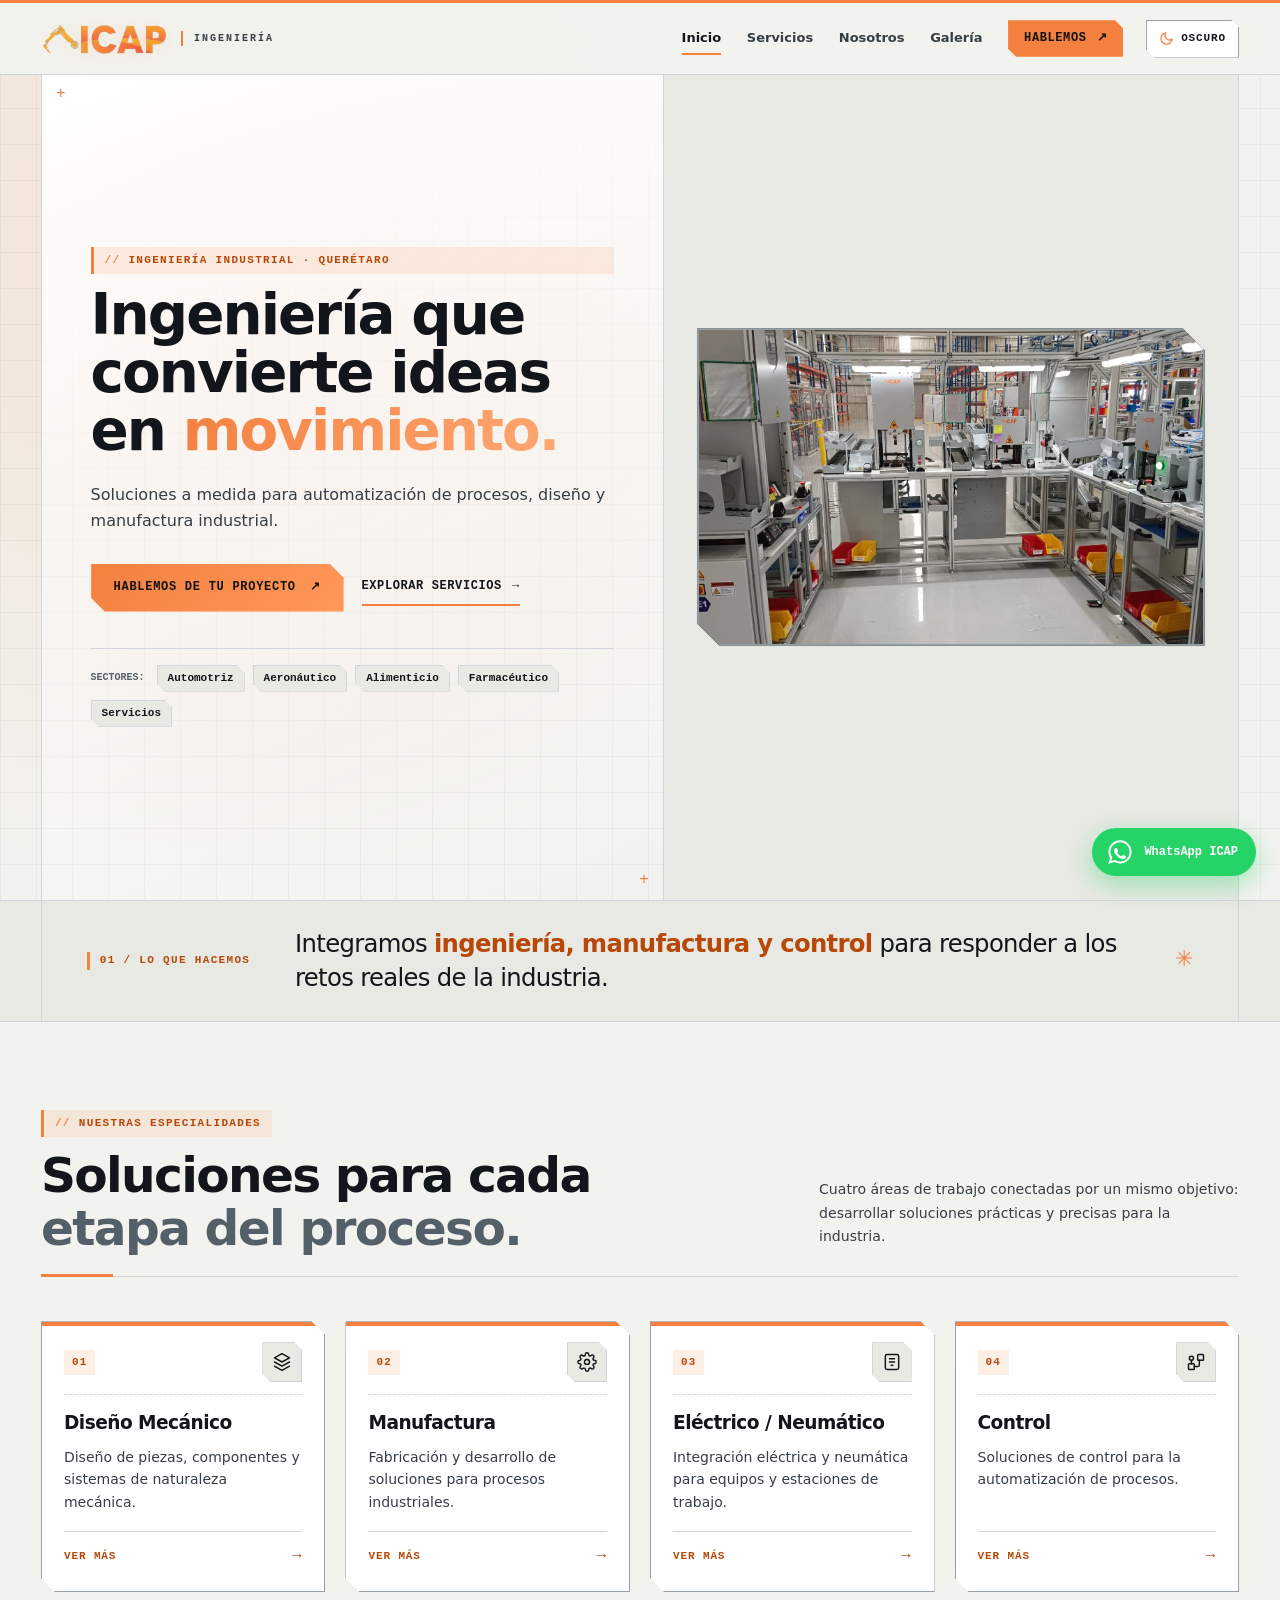
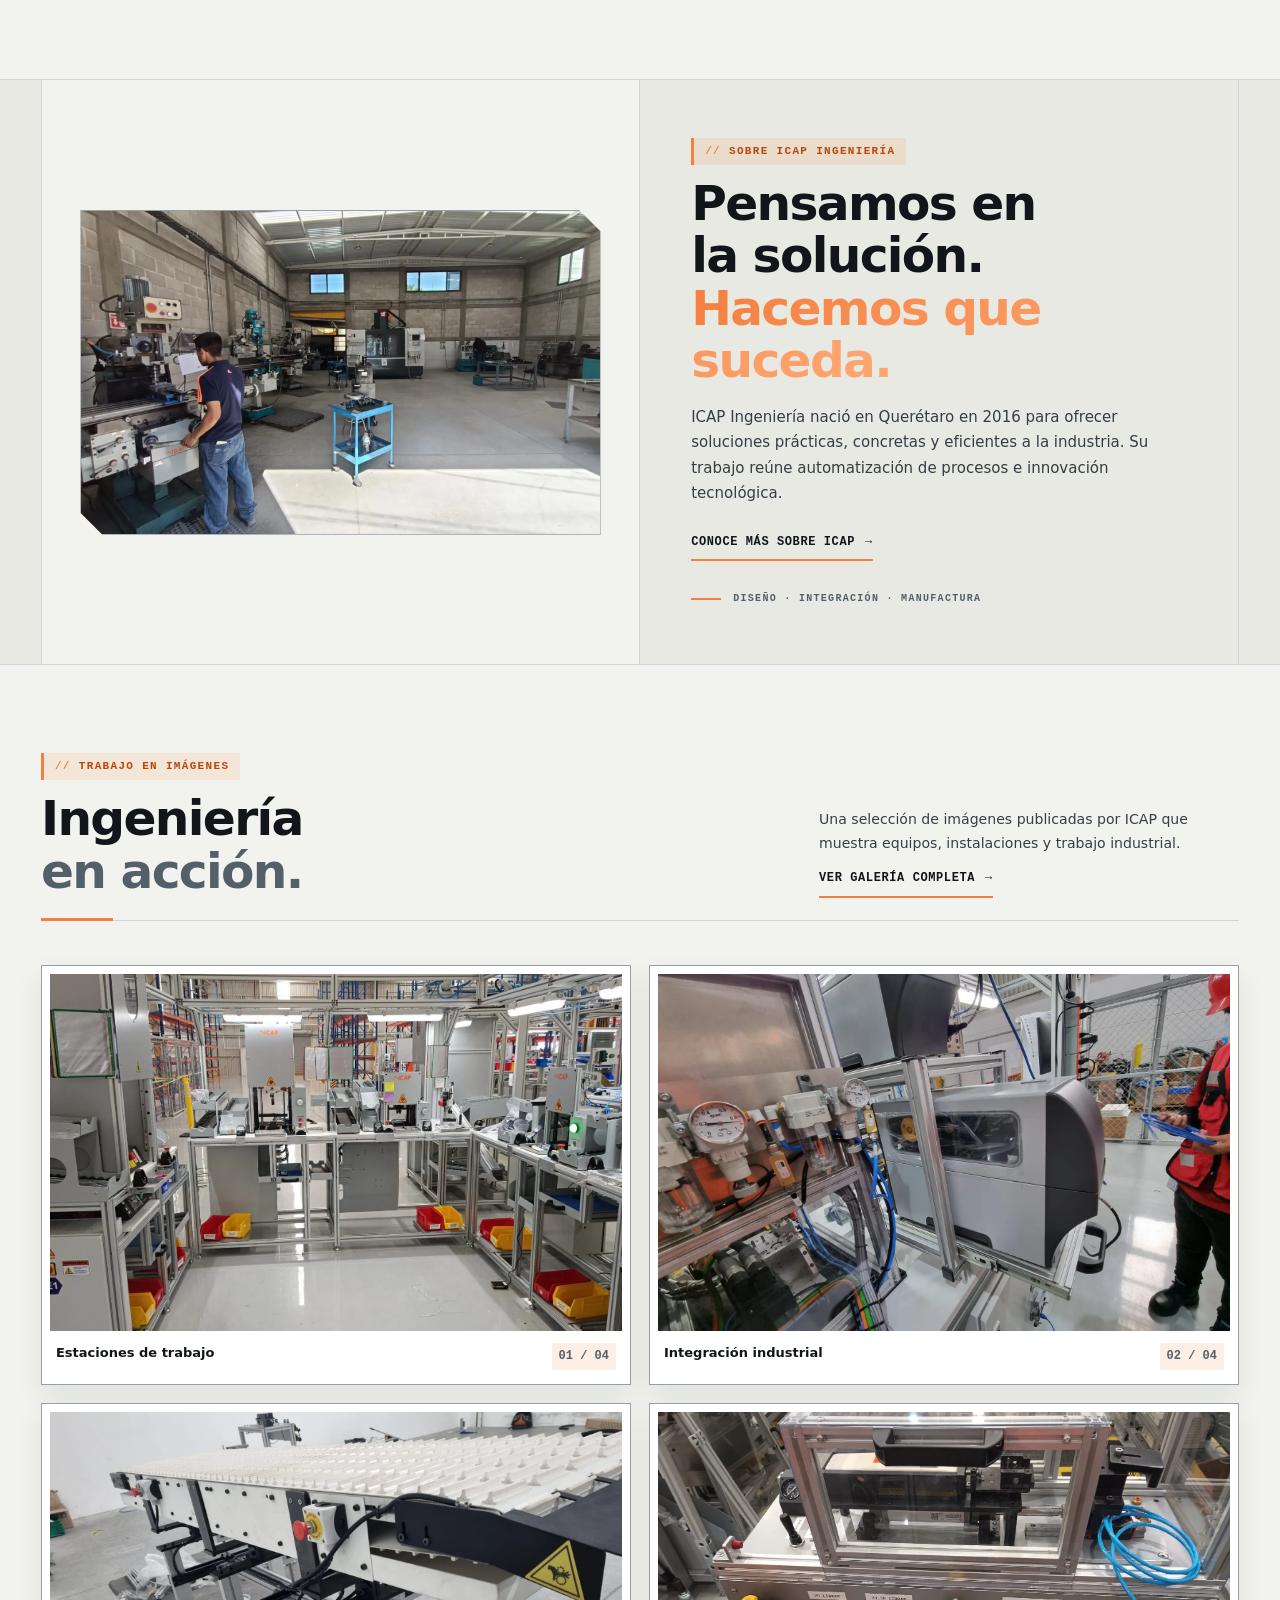
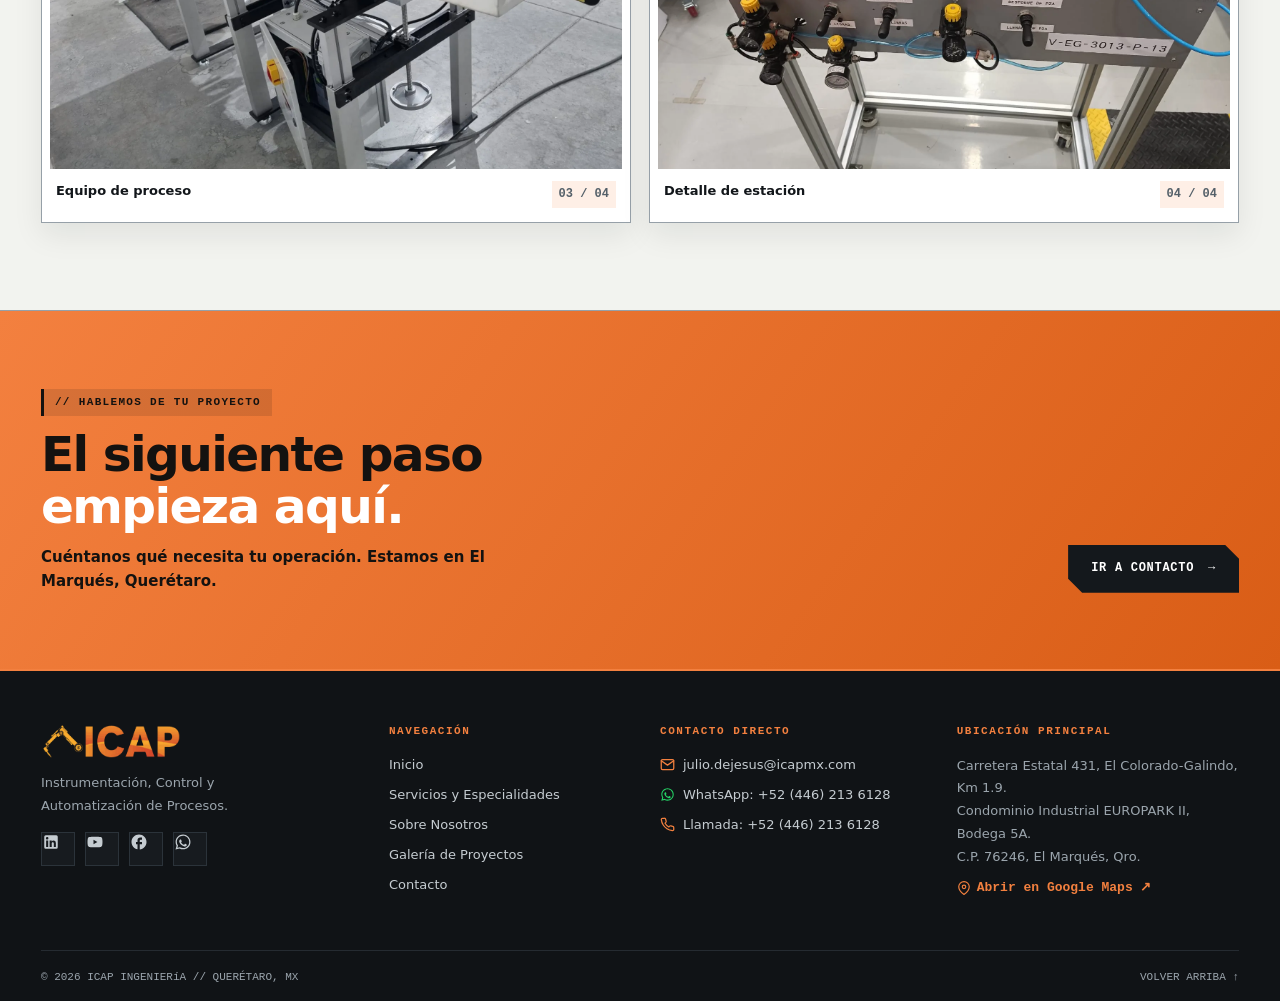
<file: maqueta-html/index.html>
<!doctype html> <html lang="es-MX" data-theme="light"> <head>   <meta charset="utf-8">   <meta name="viewport" content="width=device-width, initial-scale=1">   <meta name="theme-color" content="#f2f3ef">   <meta name="description" content="ICAP Ingeniería desarrolla soluciones de automatización e ingeniería industrial en Querétaro: diseño mecánico, manufactura, eléctrico y neumático, y control.">   <meta property="og:type" content="website">   <meta property="og:locale" content="es_MX">   <meta property="og:title" content="ICAP Ingeniería | Automatización e ingeniería industrial">   <meta property="og:description" content="ICAP Ingeniería desarrolla soluciones de automatización e ingeniería industrial en Querétaro: diseño mecánico, manufactura, eléctrico y neumático, y control.">   <meta property="og:image" content="../assets/img/taller.webp">   <title>ICAP Ingeniería | Automatización e ingeniería industrial</title>   <link rel="icon" type="image/png" sizes="128x128" href="../assets/img/favicon.png?v=2">   <link rel="shortcut icon" href="../assets/img/favicon.ico?v=2">   <link rel="apple-touch-icon" sizes="180x180" href="../assets/img/apple-touch-icon.png?v=2">     <link rel="preload" as="image" href="../assets/img/taller.webp">     <script>     (function () {       try {         var saved = localStorage.getItem('icap-theme');         var prefersDark = window.matchMedia('(prefers-color-scheme: dark)').matches;         var theme = saved === 'dark' || saved === 'light' ? saved : (prefersDark ? 'dark' : 'light');         document.documentElement.setAttribute('data-theme', theme);       } catch (e) {}     })();   </script>   <link rel="stylesheet" href="../assets/css/styles.css">   <script src="../assets/js/script.js" defer></script>     <script type="application/ld+json">{"@context":"https://schema.org","@graph":[{"@type":"ProfessionalService","@id":"https://icapmx.com/#organization","name":"ICAP Ingeniería S.A. DE C.V.","alternateName":"ICAP Instrumentación, Control y Automatización de Procesos","url":"https://icapmx.com/","logo":"https://icapmx.com/assets/img/ICAP_LOGO_clean.png","image":"https://icapmx.com/assets/img/taller.webp","foundingDate":"2016","email":"julio.dejesus@icapmx.com","telephone":"+524462136128","address":{"@type":"PostalAddress","streetAddress":"Carretera Estatal 431, El Colorado-Galindo, Km 1.9, Condominio Industrial EUROPARK II, Bodega 5A","addressLocality":"El Marqués","addressRegion":"Querétaro","postalCode":"76246","addressCountry":"MX"},"geo":{"@type":"GeoCoordinates","latitude":20.5585749,"longitude":-100.2688614},"department":[{"@type":"LocalBusiness","name":"ICAP Ingeniería — Taller de Maquinados Pedro Escobedo","telephone":"+524462136128","address":{"@type":"PostalAddress","addressLocality":"Pedro Escobedo","addressRegion":"Querétaro","addressCountry":"MX"},"geo":{"@type":"GeoCoordinates","latitude":20.490902,"longitude":-100.185883}}],"sameAs":["https://mx.linkedin.com/company/icap-ingenier%C3%ADa-mx","https://www.youtube.com/@icapmx9679","https://www.facebook.com/ICAP.Queretaro/"],"knowsAbout":["Diseño Mecánico","Manufactura","Eléctrico / Neumático","Control"]}]}</script> </head> <body>   <a class="skip-link" href="#contenido">Ir al contenido principal</a>    <header class="site-header" id="site-header">     <div class="shell header-inner">       <a class="brand" href="index.html" aria-label="ICAP Ingeniería, ir al inicio">         <img src="../assets/img/ICAP_LOGO_clean.png" width="389" height="95" alt="ICAP">         <span>INGENIERÍA</span>       </a>       <div class="header-controls">         <nav class="main-nav" id="nav-principal" aria-label="Navegación principal">           <a href="index.html" aria-current="page">Inicio</a>           <a href="servicios.html">Servicios</a>           <a href="nosotros.html">Nosotros</a>           <a href="galeria.html">Galería</a>           <a class="nav-contact" href="contacto.html">Hablemos <span aria-hidden="true">↗</span></a>         </nav>         <button class="theme-toggle" id="theme-toggle" type="button" aria-label="Cambiar modo de color" aria-pressed="false">           <svg class="theme-icon-sun" viewBox="0 0 24 24" fill="none" stroke-width="2" stroke-linecap="round" stroke-linejoin="round" aria-hidden="true">             <circle cx="12" cy="12" r="5"></circle>             <line x1="12" y1="1" x2="12" y2="3"></line>             <line x1="12" y1="21" x2="12" y2="23"></line>             <line x1="4.22" y1="4.22" x2="5.64" y2="5.64"></line>             <line x1="18.36" y1="18.36" x2="19.78" y2="19.78"></line>             <line x1="1" y1="12" x2="3" y2="12"></line>             <line x1="21" y1="12" x2="23" y2="12"></line>             <line x1="4.22" y1="19.78" x2="5.64" y2="18.36"></line>             <line x1="18.36" y1="5.64" x2="19.78" y2="4.22"></line>           </svg>           <svg class="theme-icon-moon" viewBox="0 0 24 24" fill="none" stroke-width="2" stroke-linecap="round" stroke-linejoin="round" aria-hidden="true">             <path d="M21 12.79A9 9 0 1 1 11.21 3 7 7 0 0 0 21 12.79z"></path>           </svg>           <span id="theme-label">Oscuro</span>         </button>         <button class="menu-toggle" type="button" aria-controls="nav-principal" aria-expanded="false" aria-label="Abrir menú de navegación">           <span></span><span></span><span></span>         </button>       </div>     </div>   </header>    <main id="contenido">     <section class="hero" id="inicio" aria-labelledby="hero-title">       <div class="shell hero-grid-shell">         <div class="hero-content">           <p class="eyebrow">INGENIERÍA INDUSTRIAL · QUERÉTARO</p>           <h1 id="hero-title">Ingeniería que<br>convierte ideas<br>en <em>movimiento.</em></h1>           <p class="hero-lead">Soluciones a medida para automatización de procesos, diseño y manufactura industrial.</p>           <div class="hero-actions">             <a class="button button-orange" href="contacto.html">Hablemos de tu proyecto <span aria-hidden="true">↗</span></a>             <a class="text-link" href="servicios.html">Explorar servicios <span aria-hidden="true">→</span></a>           </div>           <div class="hero-sector-chips" aria-label="Sectores industriales atendidos">             <span>SECTORES:</span>                           <strong class="sector-chip">Automotriz</strong>                           <strong class="sector-chip">Aeronáutico</strong>                           <strong class="sector-chip">Alimenticio</strong>                           <strong class="sector-chip">Farmacéutico</strong>                           <strong class="sector-chip">Servicios</strong>                       </div>         </div>          <div class="hero-viewport">           <div class="viewport-frame">             <img id="hero-viewport-img" src="../assets/img/taller.webp" width="1599" height="899" fetchpriority="high" alt="Estaciones de trabajo y equipos de automatización de ICAP Ingeniería">           </div>         </div>       </div>     </section>      <section class="intro-band" aria-label="Presentación">       <div class="shell intro-band-inner">         <span class="section-index">01 / LO QUE HACEMOS</span>         <p>Integramos <strong>ingeniería, manufactura y control</strong> para responder a los retos reales de la industria.</p>         <span class="intro-mark" aria-hidden="true">✳</span>       </div>     </section>      <section class="section services" id="servicios" aria-labelledby="services-title">       <div class="shell">         <div class="section-heading">           <div>             <p class="eyebrow">NUESTRAS ESPECIALIDADES</p>             <h2 id="services-title">Soluciones para cada<br><span>etapa del proceso.</span></h2>           </div>           <p>Cuatro áreas de trabajo conectadas por un mismo objetivo: desarrollar soluciones prácticas y precisas para la industria.</p>         </div>          <div class="service-grid">                     <article class="service-card">             <div class="service-card-body">               <div class="service-card-top">                 <span class="service-number">01</span>                 <span class="service-icon" aria-hidden="true">                   <svg viewBox="0 0 24 24" width="20" height="20" fill="none" stroke="currentColor" stroke-width="1.75" stroke-linecap="round" stroke-linejoin="round">                     <path d="M12 2L3 7l9 5 9-5-9-5z"/><path d="M3 17l9 5 9-5"/><path d="M3 12l9 5 9-5"/>                  </svg>                 </span>               </div>               <h3>Diseño Mecánico</h3>               <p>Diseño de piezas, componentes y sistemas de naturaleza mecánica.</p>               <a class="service-link" href="servicios.html#mecanico" aria-label="Conoce Diseño Mecánico">                 <span>Ver más</span>                 <span class="card-arrow" aria-hidden="true">→</span>               </a>             </div>           </article>                     <article class="service-card">             <div class="service-card-body">               <div class="service-card-top">                 <span class="service-number">02</span>                 <span class="service-icon" aria-hidden="true">                   <svg viewBox="0 0 24 24" width="20" height="20" fill="none" stroke="currentColor" stroke-width="1.75" stroke-linecap="round" stroke-linejoin="round">                     <circle cx="12" cy="12" r="3"/><path d="M19.4 15a1.65 1.65 0 0 0 .33 1.82l.06.06a2 2 0 1 1-2.83 2.83l-.06-.06a1.65 1.65 0 0 0-1.82-.33 1.65 1.65 0 0 0-1 1.51V21a2 2 0 1 1-4 0v-.09A1.65 1.65 0 0 0 9 19.4a1.65 1.65 0 0 0-1.82.33l-.06.06a2 2 0 1 1-2.83-2.83l.06-.06a1.65 1.65 0 0 0 .33-1.82 1.65 1.65 0 0 0-1.51-1H3a2 2 0 1 1 0-4h.09A1.65 1.65 0 0 0 4.6 9a1.65 1.65 0 0 0-.33-1.82l-.06-.06a2 2 0 1 1 2.83-2.83l.06.06a1.65 1.65 0 0 0 1.82.33H9a1.65 1.65 0 0 0 1-1.51V3a2 2 0 1 1 4 0v.09a1.65 1.65 0 0 0 1 1.51 1.65 1.65 0 0 0 1.82-.33l.06-.06a2 2 0 1 1 2.83 2.83l-.06.06a1.65 1.65 0 0 0-.33 1.82V9c.26.6.77 1.05 1.51 1H21a2 2 0 1 1 0 4h-.09c-.74.05-1.25.4-1.51 1z"/>                  </svg>                 </span>               </div>               <h3>Manufactura</h3>               <p>Fabricación y desarrollo de soluciones para procesos industriales.</p>               <a class="service-link" href="servicios.html#manufactura" aria-label="Conoce Manufactura">                 <span>Ver más</span>                 <span class="card-arrow" aria-hidden="true">→</span>               </a>             </div>           </article>                     <article class="service-card">             <div class="service-card-body">               <div class="service-card-top">                 <span class="service-number">03</span>                 <span class="service-icon" aria-hidden="true">                   <svg viewBox="0 0 24 24" width="20" height="20" fill="none" stroke="currentColor" stroke-width="1.75" stroke-linecap="round" stroke-linejoin="round">                     <rect x="4" y="3" width="16" height="18" rx="2"/><path d="M9 8h6"/><path d="M9 12h6"/><path d="M11 16h2"/>                  </svg>                 </span>               </div>               <h3>Eléctrico / Neumático</h3>               <p>Integración eléctrica y neumática para equipos y estaciones de trabajo.</p>               <a class="service-link" href="servicios.html#electrico" aria-label="Conoce Eléctrico / Neumático">                 <span>Ver más</span>                 <span class="card-arrow" aria-hidden="true">→</span>               </a>             </div>           </article>                     <article class="service-card">             <div class="service-card-body">               <div class="service-card-top">                 <span class="service-number">04</span>                 <span class="service-icon" aria-hidden="true">                   <svg viewBox="0 0 24 24" width="20" height="20" fill="none" stroke="currentColor" stroke-width="1.75" stroke-linecap="round" stroke-linejoin="round">                     <rect x="3" y="14" width="7" height="7" rx="1"/><rect x="14" y="3" width="7" height="7" rx="1"/><path d="M10 17.5h4a2 2 0 0 0 2-2V10"/><circle cx="6.5" cy="7.5" r="2.5"/><path d="M6.5 10v4"/>                  </svg>                 </span>               </div>               <h3>Control</h3>               <p>Soluciones de control para la automatización de procesos.</p>               <a class="service-link" href="servicios.html#control" aria-label="Conoce Control">                 <span>Ver más</span>                 <span class="card-arrow" aria-hidden="true">→</span>               </a>             </div>           </article>                   </div>       </div>     </section>      <section class="about" id="nosotros" aria-labelledby="about-title">       <div class="shell about-top">         <div class="about-photo">           <img src="../assets/img/IngenieriaAutomatizacion.webp" width="1600" height="1200" loading="lazy" alt="Área de maquinados de ICAP con equipo y personal en operación">         </div>         <div class="about-copy">           <p class="eyebrow">SOBRE ICAP INGENIERÍA</p>           <h2 id="about-title">Pensamos en<br>la solución.<br><em>Hacemos que suceda.</em></h2>           <p>ICAP Ingeniería nació en Querétaro en 2016 para ofrecer soluciones prácticas, concretas y eficientes a la industria. Su trabajo reúne automatización de procesos e innovación tecnológica.</p>           <a class="text-link" href="nosotros.html">Conoce más sobre ICAP <span aria-hidden="true">→</span></a>           <div class="about-detail" aria-hidden="true">             <span class="detail-line"></span>             <span>DISEÑO · INTEGRACIÓN · MANUFACTURA</span>           </div>         </div>       </div>     </section>      <section class="section gallery" id="galeria" aria-labelledby="gallery-title">       <div class="shell">         <div class="section-heading gallery-heading">           <div>             <p class="eyebrow">TRABAJO EN IMÁGENES</p>             <h2 id="gallery-title">Ingeniería<br><span>en acción.</span></h2>           </div>           <div>             <p>Una selección de imágenes publicadas por ICAP que muestra equipos, instalaciones y trabajo industrial.</p>             <a class="text-link" href="galeria.html">Ver galería completa <span aria-hidden="true">→</span></a>           </div>         </div>          <div class="gallery-grid gallery-grid-preview">                     <figure class="gallery-item">             <a href="galeria.html" class="gallery-trigger" aria-label="Ver en galería: Estaciones de trabajo">               <img src="../assets/img/taller.webp" width="1600" height="1200" loading="lazy" alt="Línea de estaciones automatizadas con estructuras de aluminio y paneles de control">             </a>             <figcaption>               <div class="gallery-caption-top">                 <strong>Estaciones de trabajo</strong>                 <span class="gallery-count">01 / 04</span>               </div>             </figcaption>           </figure>                     <figure class="gallery-item">             <a href="galeria.html" class="gallery-trigger" aria-label="Ver en galería: Integración industrial">               <img src="../assets/img/IngenieriaManufactura.webp" width="1600" height="1200" loading="lazy" alt="Detalle de equipo industrial con componentes neumáticos">             </a>             <figcaption>               <div class="gallery-caption-top">                 <strong>Integración industrial</strong>                 <span class="gallery-count">02 / 04</span>               </div>             </figcaption>           </figure>                     <figure class="gallery-item">             <a href="galeria.html" class="gallery-trigger" aria-label="Ver en galería: Equipo de proceso">               <img src="../assets/img/galeria-5.webp" width="1600" height="1200" loading="lazy" alt="Banda transportadora industrial fotografiada en taller">             </a>             <figcaption>               <div class="gallery-caption-top">                 <strong>Equipo de proceso</strong>                 <span class="gallery-count">03 / 04</span>               </div>             </figcaption>           </figure>                     <figure class="gallery-item">             <a href="galeria.html" class="gallery-trigger" aria-label="Ver en galería: Detalle de estación">               <img src="../assets/img/galeria-6.webp" width="1600" height="1200" loading="lazy" alt="Estación industrial con resguardo transparente y conexiones neumáticas">             </a>             <figcaption>               <div class="gallery-caption-top">                 <strong>Detalle de estación</strong>                 <span class="gallery-count">04 / 04</span>               </div>             </figcaption>           </figure>                   </div>       </div>     </section>      <section class="cta-banner" aria-labelledby="cta-title">       <div class="shell cta-banner-inner">         <div>           <p class="eyebrow">HABLEMOS DE TU PROYECTO</p>           <h2 id="cta-title">El siguiente paso<br><em>empieza aquí.</em></h2>           <p>Cuéntanos qué necesita tu operación. Estamos en El Marqués, Querétaro.</p>         </div>         <a class="button button-dark" href="contacto.html">Ir a Contacto <span aria-hidden="true">→</span></a>       </div>     </section>   </main>    <footer class="site-footer">     <div class="shell footer-main">       <div class="footer-brand">         <img src="../assets/img/ICAP_LOGO_clean.png" width="389" height="95" loading="lazy" alt="ICAP Ingeniería">         <p>Instrumentación, Control y<br>Automatización de Procesos.</p>         <div class="footer-socials" aria-label="Redes sociales y canales oficiales de ICAP">           <a href="https://mx.linkedin.com/company/icap-ingenier%C3%ADa-mx" target="_blank" rel="noopener noreferrer" aria-label="LinkedIn de ICAP Ingeniería" title="LinkedIn">             <svg viewBox="0 0 24 24" width="18" height="18" fill="currentColor" aria-hidden="true"><path d="M19 3a2 2 0 0 1 2 2v14a2 2 0 0 1-2 2H5a2 2 0 0 1-2-2V5a2 2 0 0 1 2-2h14m-.5 15.5v-5.3a3.26 3.26 0 0 0-3.26-3.26c-.85 0-1.84.52-2.28 1.3v-1.11h-2.79v8.37h2.79v-4.93c0-.77.62-1.4 1.39-1.4a1.4 1.4 0 0 1 1.4 1.4v4.93h2.75M6.88 8.56a1.68 1.68 0 0 0 1.68-1.68c0-.93-.75-1.69-1.68-1.69a1.69 1.69 0 0 0-1.69 1.69c0 .93.76 1.68 1.69 1.68m1.39 9.94v-8.37H5.5v8.37h2.77z"/></svg>           </a>           <a href="https://www.youtube.com/@icapmx9679" target="_blank" rel="noopener noreferrer" aria-label="Canal de YouTube de ICAP Ingeniería" title="YouTube">             <svg viewBox="0 0 24 24" width="18" height="18" fill="currentColor" aria-hidden="true"><path d="M21.58 7.19a2.5 2.5 0 0 0-1.76-1.77C18.26 5 12 5 12 5s-6.26 0-7.82.42A2.5 2.5 0 0 0 2.42 7.2 26.24 26.24 0 0 0 2 12a26.24 26.24 0 0 0 .42 4.81 2.5 2.5 0 0 0 1.76 1.77C5.74 19 12 19 12 19s6.26 0 7.82-.42a2.5 2.5 0 0 0 1.76-1.77c.28-1.57.42-3.19.42-4.81 0-1.62-.14-3.24-.42-4.81zM10 15V9l5.2 3-5.2 3z"/></svg>           </a>           <a href="https://www.facebook.com/ICAP.Queretaro/" target="_blank" rel="noopener noreferrer" aria-label="Página de Facebook de ICAP Ingeniería" title="Facebook">             <svg viewBox="0 0 24 24" width="18" height="18" fill="currentColor" aria-hidden="true"><path d="M22 12c0-5.52-4.48-10-10-10S2 6.48 2 12c0 4.84 3.44 8.87 8 9.8V15H8v-3h2V9.5C10 7.57 11.57 6 13.5 6H16v3h-2c-.55 0-1 .45-1 1v2h3v3h-3v6.95c5.05-.5 9-4.76 9-9.95z"/></svg>           </a>           <a href="#contacto-wa" data-antispam="wa" target="_blank" rel="noopener noreferrer" aria-label="WhatsApp directo con ICAP Ingeniería" title="WhatsApp" class="social-wa">             <svg viewBox="0 0 24 24" width="18" height="18" fill="currentColor" aria-hidden="true"><path d="M12.04 2C6.58 2 2.13 6.45 2.13 11.91c0 1.75.46 3.45 1.32 4.95L2.05 22l5.25-1.38c1.45.79 3.08 1.21 4.74 1.21 5.46 0 9.91-4.45 9.91-9.91 0-2.65-1.03-5.14-2.9-7.01A9.82 9.82 0 0 0 12.04 2zm.01 1.67c2.2 0 4.26.86 5.82 2.42a8.23 8.23 0 0 1 2.41 5.83c0 4.54-3.7 8.24-8.24 8.24-1.44 0-2.85-.38-4.09-1.11l-.29-.17-3.12.82.83-3.04-.19-.3A8.2 8.2 0 0 1 3.8 11.9c0-4.54 3.7-8.23 8.25-8.23zm4.52 11.63c-.25-.13-1.47-.72-1.7-.81-.23-.08-.39-.13-.56.13-.17.25-.64.81-.79.97-.14.17-.29.19-.54.06-.25-.13-1.06-.39-2.02-1.25-.75-.67-1.26-1.5-1.4-1.75-.15-.25-.02-.39.11-.51.11-.11.25-.29.38-.44.12-.14.17-.25.25-.42.08-.17.04-.31-.02-.44-.06-.13-.56-1.35-.77-1.85-.2-.49-.41-.42-.56-.43h-.48c-.17 0-.44.06-.67.31-.23.25-.88.86-.88 2.1 0 1.24.9 2.44 1.03 2.61.12.17 1.77 2.7 4.29 3.79.6.26 1.07.41 1.43.53.6.19 1.15.16 1.58.1.48-.07 1.47-.6 1.68-1.18.21-.58.21-1.07.15-1.18-.06-.12-.22-.19-.47-.31z"/></svg>           </a>         </div>       </div>       <div>         <h2>Navegación</h2>         <a href="index.html">Inicio</a>         <a href="servicios.html">Servicios y Especialidades</a>         <a href="nosotros.html">Sobre Nosotros</a>         <a href="galeria.html">Galería de Proyectos</a>         <a href="contacto.html">Contacto</a>       </div>       <div>         <h2>Contacto directo</h2>         <a href="#contacto-correo" data-antispam="mailto" class="footer-link-icon" title="Enviar correo">           <svg viewBox="0 0 24 24" width="15" height="15" fill="none" stroke="currentColor" stroke-width="2" stroke-linecap="round" stroke-linejoin="round" aria-hidden="true"><path d="M4 4h16c1.1 0 2 .9 2 2v12c0 1.1-.9 2-2 2H4c-1.1 0-2-.9-2-2V6c0-1.1.9-2 2-2z"></path><polyline points="22,6 12,13 2,6"></polyline></svg>           <span class="js-protected-email">julio.dejesus [en] icapmx.com</span>         </a>         <a href="#contacto-wa" data-antispam="wa" target="_blank" rel="noopener noreferrer" class="footer-link-icon footer-link-wa" title="Escribir por WhatsApp">           <svg viewBox="0 0 24 24" width="15" height="15" fill="currentColor" aria-hidden="true"><path d="M12.04 2C6.58 2 2.13 6.45 2.13 11.91c0 1.75.46 3.45 1.32 4.95L2.05 22l5.25-1.38c1.45.79 3.08 1.21 4.74 1.21 5.46 0 9.91-4.45 9.91-9.91 0-2.65-1.03-5.14-2.9-7.01A9.82 9.82 0 0 0 12.04 2zm.01 1.67c2.2 0 4.26.86 5.82 2.42a8.23 8.23 0 0 1 2.41 5.83c0 4.54-3.7 8.24-8.24 8.24-1.44 0-2.85-.38-4.09-1.11l-.29-.17-3.12.82.83-3.04-.19-.3A8.2 8.2 0 0 1 3.8 11.9c0-4.54 3.7-8.23 8.25-8.23zm4.52 11.63c-.25-.13-1.47-.72-1.7-.81-.23-.08-.39-.13-.56.13-.17.25-.64.81-.79.97-.14.17-.29.19-.54.06-.25-.13-1.06-.39-2.02-1.25-.75-.67-1.26-1.5-1.4-1.75-.15-.25-.02-.39.11-.51.11-.11.25-.29.38-.44.12-.14.17-.25.25-.42.08-.17.04-.31-.02-.44-.06-.13-.56-1.35-.77-1.85-.2-.49-.41-.42-.56-.43h-.48c-.17 0-.44.06-.67.31-.23.25-.88.86-.88 2.1 0 1.24.9 2.44 1.03 2.61.12.17 1.77 2.7 4.29 3.79.6.26 1.07.41 1.43.53.6.19 1.15.16 1.58.1.48-.07 1.47-.6 1.68-1.18.21-.58.21-1.07.15-1.18-.06-.12-.22-.19-.47-.31z"/></svg>           <span>WhatsApp: +52 (446) 213 6128</span>         </a>         <a href="#contacto-tel" data-antispam="tel" class="footer-link-icon" title="Llamar">           <svg viewBox="0 0 24 24" width="15" height="15" fill="none" stroke="currentColor" stroke-width="2" stroke-linecap="round" stroke-linejoin="round" aria-hidden="true"><path d="M22 16.92v3a2 2 0 0 1-2.18 2 19.79 19.79 0 0 1-8.63-3.07 19.5 19.5 0 0 1-6-6 19.79 19.79 0 0 1-3.07-8.67A2 2 0 0 1 4.11 2h3a2 2 0 0 1 2 1.72 12.84 12.84 0 0 0 .7 2.81 2 2 0 0 1-.45 2.11L8.09 9.91a16 16 0 0 0 6 6l1.27-1.27a2 2 0 0 1 2.11-.45 12.84 12.84 0 0 0 2.81.7A2 2 0 0 1 22 16.92z"></path></svg>           <span>Llamada: +52 (446) 213 6128</span>         </a>       </div>       <div>         <h2>Ubicación principal</h2>         <address>           Carretera Estatal 431, El Colorado-Galindo, Km 1.9.<br>           Condominio Industrial EUROPARK II, Bodega 5A.<br>           C.P. 76246, El Marqués, Qro.         </address>         <a href="https://www.google.com.mx/maps/place/ICAP+Ingenier%C3%ADa+S.A.+DE+C.V./@20.5585749,-100.2714363,17z/data=!3m1!4b1!4m6!3m5!1s0x85d3436eb595a12f:0x61336c6be2883009!8m2!3d20.5585749!4d-100.2688614!16s%2Fg%2F11tf3g4ls_?entry=ttu" target="_blank" rel="noopener noreferrer" class="footer-link-maps" title="Ver ubicación en Google Maps">           <svg viewBox="0 0 24 24" width="14" height="14" fill="none" stroke="currentColor" stroke-width="2" stroke-linecap="round" stroke-linejoin="round" aria-hidden="true"><path d="M21 10c0 7-9 13-9 13s-9-6-9-13a9 9 0 0 1 18 0z"></path><circle cx="12" cy="10" r="3"></circle></svg>           <span>Abrir en Google Maps ↗</span>         </a>       </div>     </div>     <div class="shell footer-bottom">       <span>© 2026 ICAP INGENIERíA // QUERÉTARO, MX</span>       <a href="#contenido">VOLVER ARRIBA ↑</a>     </div>   </footer>    <!-- Botón flotante directo de WhatsApp (Protegido contra bots recolectores) -->   <a href="#contacto-wa" data-antispam="wa" class="whatsapp-float" target="_blank" rel="noopener noreferrer" aria-label="Contactar a ICAP por WhatsApp">     <svg viewBox="0 0 24 24" width="28" height="28" fill="currentColor" aria-hidden="true"><path d="M12.04 2C6.58 2 2.13 6.45 2.13 11.91c0 1.75.46 3.45 1.32 4.95L2.05 22l5.25-1.38c1.45.79 3.08 1.21 4.74 1.21 5.46 0 9.91-4.45 9.91-9.91 0-2.65-1.03-5.14-2.9-7.01A9.82 9.82 0 0 0 12.04 2zm.01 1.67c2.2 0 4.26.86 5.82 2.42a8.23 8.23 0 0 1 2.41 5.83c0 4.54-3.7 8.24-8.24 8.24-1.44 0-2.85-.38-4.09-1.11l-.29-.17-3.12.82.83-3.04-.19-.3A8.2 8.2 0 0 1 3.8 11.9c0-4.54 3.7-8.23 8.25-8.23zm4.52 11.63c-.25-.13-1.47-.72-1.7-.81-.23-.08-.39-.13-.56.13-.17.25-.64.81-.79.97-.14.17-.29.19-.54.06-.25-.13-1.06-.39-2.02-1.25-.75-.67-1.26-1.5-1.4-1.75-.15-.25-.02-.39.11-.51.11-.11.25-.29.38-.44.12-.14.17-.25.25-.42.08-.17.04-.31-.02-.44-.06-.13-.56-1.35-.77-1.85-.2-.49-.41-.42-.56-.43h-.48c-.17 0-.44.06-.67.31-.23.25-.88.86-.88 2.1 0 1.24.9 2.44 1.03 2.61.12.17 1.77 2.7 4.29 3.79.6.26 1.07.41 1.43.53.6.19 1.15.16 1.58.1.48-.07 1.47-.6 1.68-1.18.21-.58.21-1.07.15-1.18-.06-.12-.22-.19-.47-.31z"/></svg>     <span class="whatsapp-float-label">WhatsApp ICAP</span>   </a> </body> </html>
</file>
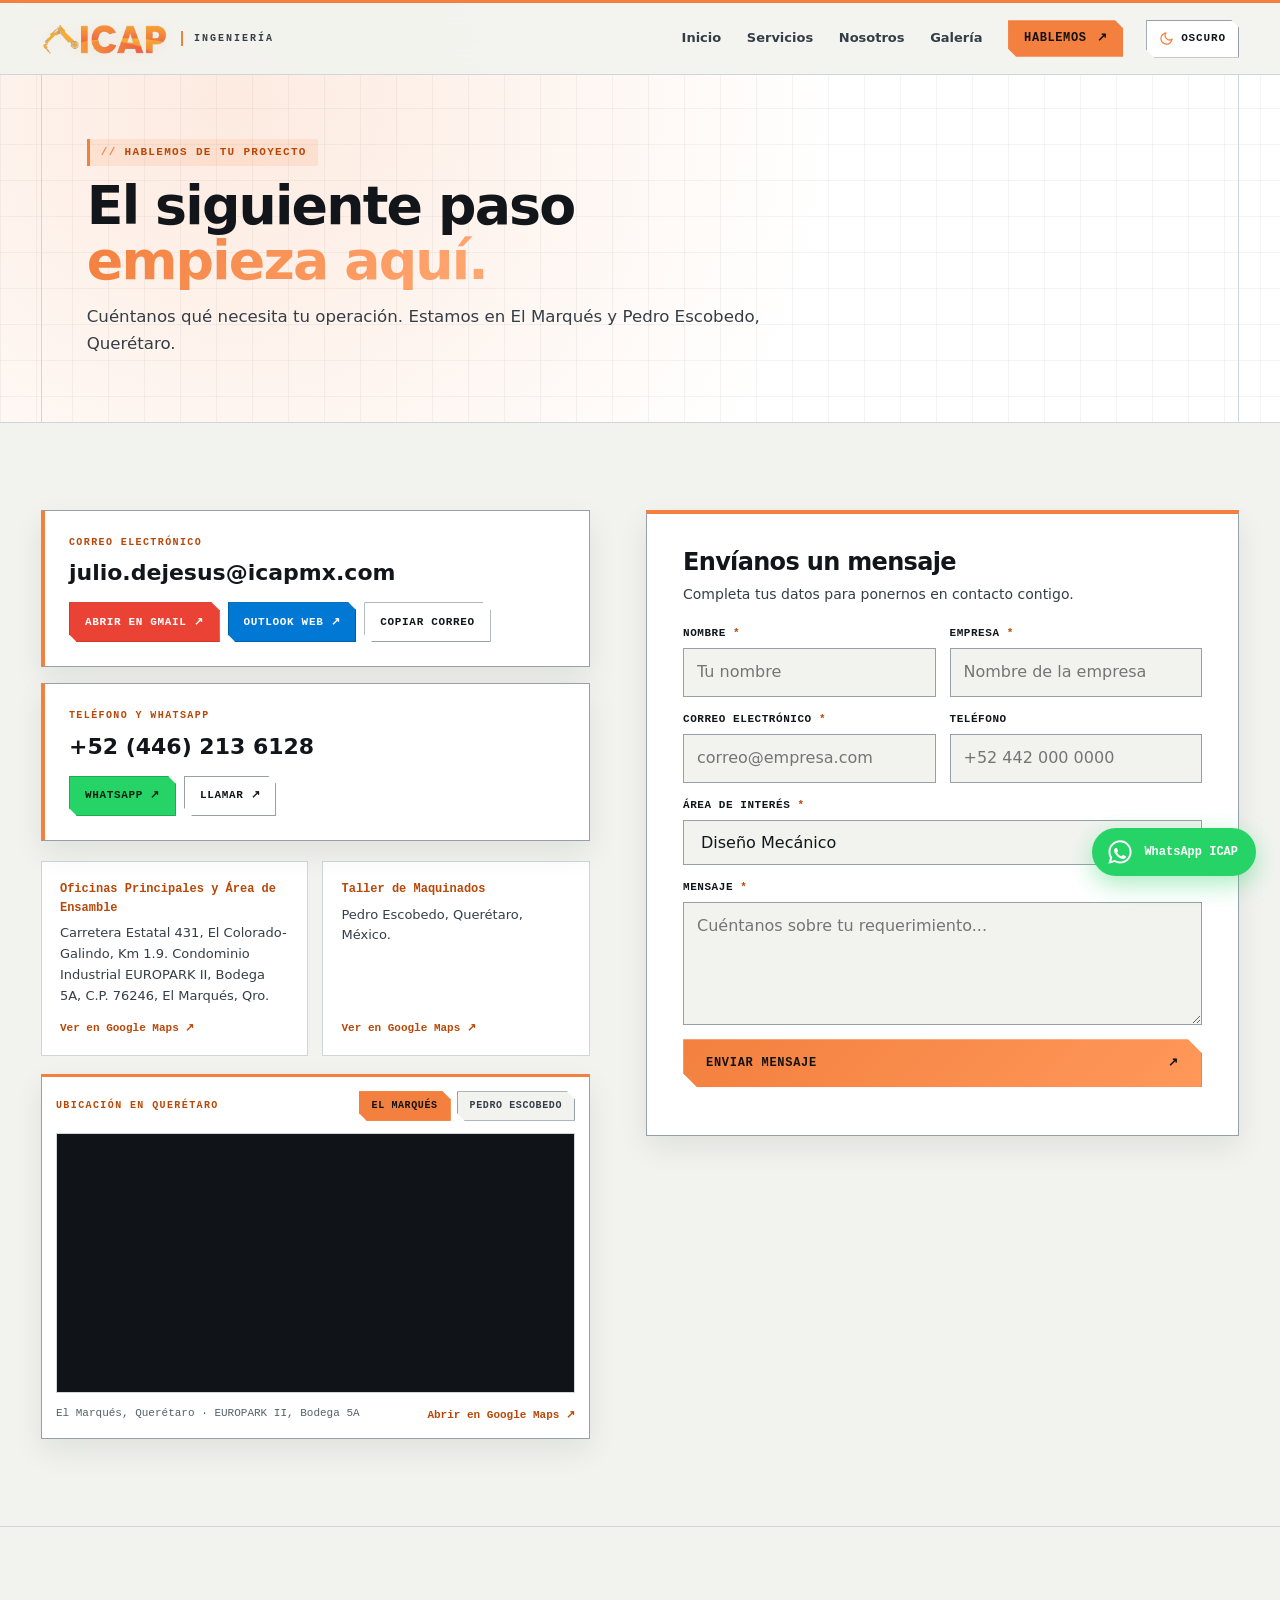
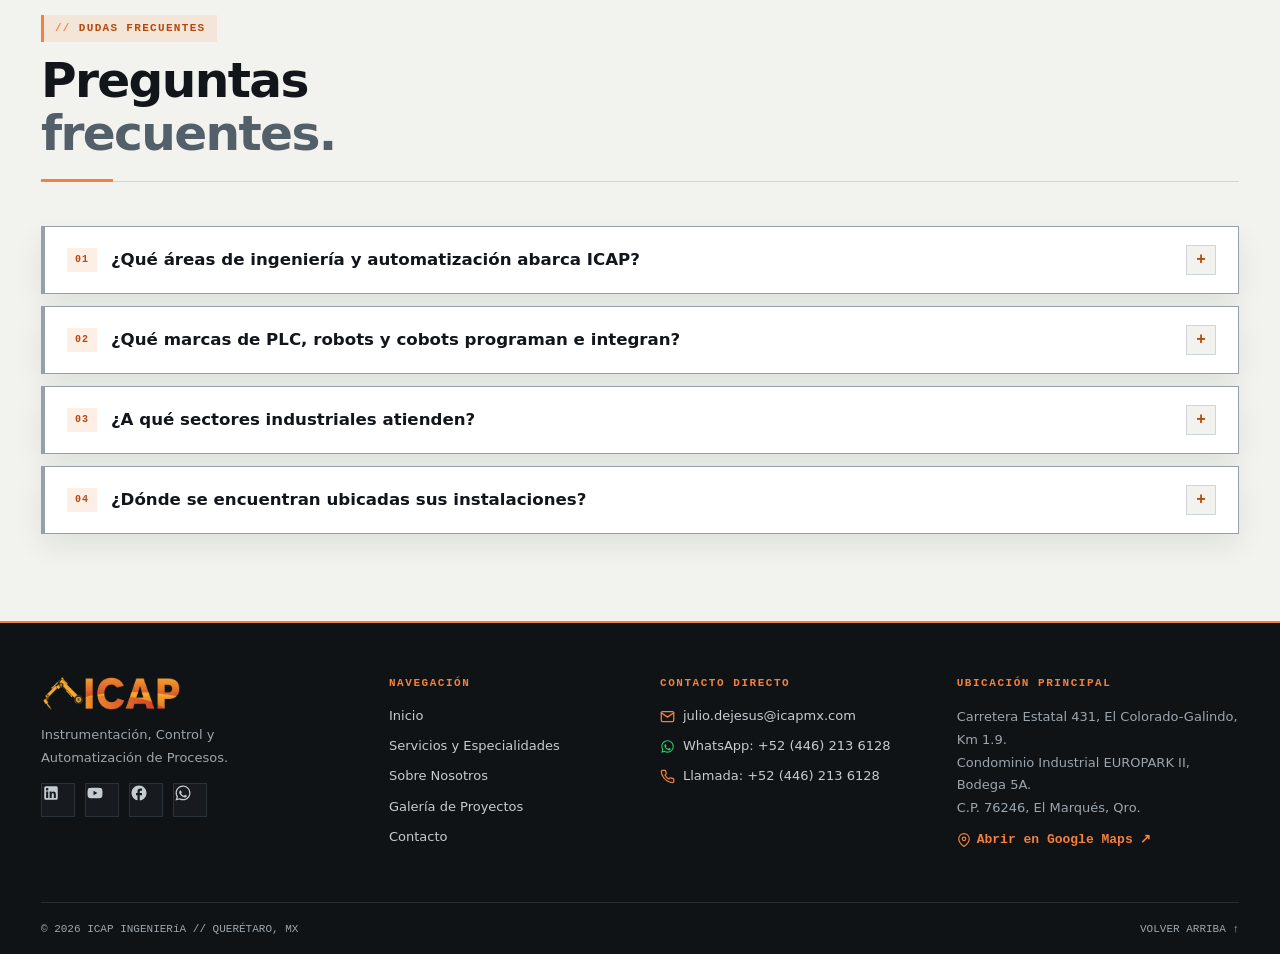
<file: maqueta-html/contacto.html>
<!doctype html> <html lang="es-MX" data-theme="light"> <head>   <meta charset="utf-8">   <meta name="viewport" content="width=device-width, initial-scale=1">   <meta name="theme-color" content="#f2f3ef">   <meta name="description" content="Contacto de ICAP Ingeniería en El Marqués y Pedro Escobedo, Querétaro.">   <meta property="og:type" content="website">   <meta property="og:locale" content="es_MX">   <meta property="og:title" content="Contacto | ICAP Ingeniería">   <meta property="og:description" content="Contacto de ICAP Ingeniería en El Marqués y Pedro Escobedo, Querétaro.">   <meta property="og:image" content="../assets/img/taller.webp">   <title>Contacto | ICAP Ingeniería</title>   <link rel="icon" type="image/png" sizes="128x128" href="../assets/img/favicon.png?v=2">   <link rel="shortcut icon" href="../assets/img/favicon.ico?v=2">   <link rel="apple-touch-icon" sizes="180x180" href="../assets/img/apple-touch-icon.png?v=2">     <script>     (function () {       try {         var saved = localStorage.getItem('icap-theme');         var prefersDark = window.matchMedia('(prefers-color-scheme: dark)').matches;         var theme = saved === 'dark' || saved === 'light' ? saved : (prefersDark ? 'dark' : 'light');         document.documentElement.setAttribute('data-theme', theme);       } catch (e) {}     })();   </script>   <link rel="stylesheet" href="../assets/css/styles.css">   <script src="../assets/js/script.js" defer></script>     <script type="application/ld+json">{"@context":"https://schema.org","@graph":[{"@type":"ProfessionalService","@id":"https://icapmx.com/#organization","name":"ICAP Ingeniería S.A. DE C.V.","alternateName":"ICAP Instrumentación, Control y Automatización de Procesos","url":"https://icapmx.com/","logo":"https://icapmx.com/assets/img/ICAP_LOGO_clean.png","image":"https://icapmx.com/assets/img/taller.webp","foundingDate":"2016","email":"julio.dejesus@icapmx.com","telephone":"+524462136128","address":{"@type":"PostalAddress","streetAddress":"Carretera Estatal 431, El Colorado-Galindo, Km 1.9, Condominio Industrial EUROPARK II, Bodega 5A","addressLocality":"El Marqués","addressRegion":"Querétaro","postalCode":"76246","addressCountry":"MX"},"geo":{"@type":"GeoCoordinates","latitude":20.5585749,"longitude":-100.2688614},"department":[{"@type":"LocalBusiness","name":"ICAP Ingeniería — Taller de Maquinados Pedro Escobedo","telephone":"+524462136128","address":{"@type":"PostalAddress","addressLocality":"Pedro Escobedo","addressRegion":"Querétaro","addressCountry":"MX"},"geo":{"@type":"GeoCoordinates","latitude":20.490902,"longitude":-100.185883}}],"sameAs":["https://mx.linkedin.com/company/icap-ingenier%C3%ADa-mx","https://www.youtube.com/@icapmx9679","https://www.facebook.com/ICAP.Queretaro/"],"knowsAbout":["Diseño Mecánico","Manufactura","Eléctrico / Neumático","Control"]},{"@type":"FAQPage","mainEntity":[{"@type":"Question","name":"¿Qué áreas de ingeniería y automatización abarca ICAP?","acceptedAnswer":{"@type":"Answer","text":"Integramos cuatro especialidades principales: Diseño Mecánico (estaciones de trabajo, elemento finito, modelado 3D y selección de materiales), Manufactura (maquinado CNC, torno y fresa convencional, soldadura MIG/Arco y rectificado), Sistemas Eléctricos / Neumáticos y Control (integración de hardware/software y programación de PLC y robots)."}},{"@type":"Question","name":"¿Qué marcas de PLC, robots y cobots programan e integran?","acceptedAnswer":{"@type":"Answer","text":"En programación de PLC trabajamos con Allen-Bradley, Siemens, Mitsubishi, Schneider, Omron y Keyence. En programación de cobots y robots industriales trabajamos con Stäubli, Fanuc, Doosan, Universal Robots, Yaskawa y ABB."}},{"@type":"Question","name":"¿A qué sectores industriales atienden?","acceptedAnswer":{"@type":"Answer","text":"Desarrollamos soluciones a medida y estaciones de trabajo manuales, semiautomáticas y automáticas para los sectores automotriz, aeronáutico, alimenticio, farmacéutico y de servicios."}},{"@type":"Question","name":"¿Dónde se encuentran ubicadas sus instalaciones?","acceptedAnswer":{"@type":"Answer","text":"Contamos con oficinas principales y área de ensamble en El Marqués (Condominio Industrial EUROPARK II, Bodega 5A), así como nuestro taller de maquinados en Pedro Escobedo, Querétaro."}}]}]}</script> </head> <body>   <a class="skip-link" href="#contenido">Ir al contenido principal</a>    <header class="site-header" id="site-header">     <div class="shell header-inner">       <a class="brand" href="index.html" aria-label="ICAP Ingeniería, ir al inicio">         <img src="../assets/img/ICAP_LOGO_clean.png" width="389" height="95" alt="ICAP">         <span>INGENIERÍA</span>       </a>       <div class="header-controls">         <nav class="main-nav" id="nav-principal" aria-label="Navegación principal">           <a href="index.html">Inicio</a>           <a href="servicios.html">Servicios</a>           <a href="nosotros.html">Nosotros</a>           <a href="galeria.html">Galería</a>           <a class="nav-contact" href="contacto.html" aria-current="page">Hablemos <span aria-hidden="true">↗</span></a>         </nav>         <button class="theme-toggle" id="theme-toggle" type="button" aria-label="Cambiar modo de color" aria-pressed="false">           <svg class="theme-icon-sun" viewBox="0 0 24 24" fill="none" stroke-width="2" stroke-linecap="round" stroke-linejoin="round" aria-hidden="true">             <circle cx="12" cy="12" r="5"></circle>             <line x1="12" y1="1" x2="12" y2="3"></line>             <line x1="12" y1="21" x2="12" y2="23"></line>             <line x1="4.22" y1="4.22" x2="5.64" y2="5.64"></line>             <line x1="18.36" y1="18.36" x2="19.78" y2="19.78"></line>             <line x1="1" y1="12" x2="3" y2="12"></line>             <line x1="21" y1="12" x2="23" y2="12"></line>             <line x1="4.22" y1="19.78" x2="5.64" y2="18.36"></line>             <line x1="18.36" y1="5.64" x2="19.78" y2="4.22"></line>           </svg>           <svg class="theme-icon-moon" viewBox="0 0 24 24" fill="none" stroke-width="2" stroke-linecap="round" stroke-linejoin="round" aria-hidden="true">             <path d="M21 12.79A9 9 0 1 1 11.21 3 7 7 0 0 0 21 12.79z"></path>           </svg>           <span id="theme-label">Oscuro</span>         </button>         <button class="menu-toggle" type="button" aria-controls="nav-principal" aria-expanded="false" aria-label="Abrir menú de navegación">           <span></span><span></span><span></span>         </button>       </div>     </div>   </header>    <main id="contenido">     <section class="page-hero" aria-labelledby="page-title">       <div class="shell">         <p class="eyebrow">HABLEMOS DE TU PROYECTO</p>         <h1 id="page-title">El siguiente paso<br><em>empieza aquí.</em></h1>         <p class="page-hero-lead">Cuéntanos qué necesita tu operación. Estamos en El Marqués y Pedro Escobedo, Querétaro.</p>       </div>     </section>      <section class="contact contact-page-section" aria-label="Canales de contacto y formulario">       <div class="shell contact-grid">         <div class="contact-info">           <div class="contact-channels">             <!-- Correo protegido contra bots recolectores -->             <div class="channel-card">               <span class="channel-label">CORREO ELECTRÓNICO</span>               <a class="channel-value js-protected-email" href="#contacto-correo" data-antispam="mailto">julio.dejesus [en] icapmx.com</a>               <div class="channel-actions">                 <a class="button button-gmail button-sm" href="#contacto-gmail" data-antispam="gmail" target="_blank" rel="noopener noreferrer">Abrir en Gmail ↗</a>                 <a class="button button-outlook button-sm" href="#contacto-outlook" data-antispam="outlook" target="_blank" rel="noopener noreferrer">Outlook Web ↗</a>                 <button type="button" class="button button-outline-light button-sm" id="copy-email-btn">Copiar correo</button>                 <span class="copy-feedback" id="copy-feedback" role="status" aria-live="polite"></span>               </div>             </div>              <!-- Teléfono y WhatsApp protegidos contra bots recolectores -->             <div class="channel-card">               <span class="channel-label">TELÉFONO Y WHATSAPP</span>               <a class="channel-value" href="#contacto-tel" data-antispam="tel">+52 (446) 213 6128</a>               <div class="channel-actions">                 <a class="button button-wa button-sm" href="#contacto-wa" data-antispam="wa" target="_blank" rel="noopener noreferrer">WhatsApp ↗</a>                 <a class="button button-outline-light button-sm" href="#contacto-tel" data-antispam="tel">Llamar ↗</a>               </div>             </div>           </div>            <div class="locations-grid" aria-label="Ubicaciones de ICAP Ingeniería">                         <div class="location-item">               <div>                 <h3>Oficinas Principales y Área de Ensamble</h3>                 <address>Carretera Estatal 431, El Colorado-Galindo, Km 1.9. Condominio Industrial EUROPARK II, Bodega 5A, C.P. 76246, El Marqués, Qro.</address>               </div>               <a class="location-map-link" href="https://www.google.com.mx/maps/place/ICAP+Ingenier%C3%ADa+S.A.+DE+C.V./@20.5585749,-100.2714363,17z/data=!3m1!4b1!4m6!3m5!1s0x85d3436eb595a12f:0x61336c6be2883009!8m2!3d20.5585749!4d-100.2688614!16s%2Fg%2F11tf3g4ls_?entry=ttu" target="_blank" rel="noopener noreferrer">                 <span>Ver en Google Maps ↗</span>               </a>             </div>                         <div class="location-item">               <div>                 <h3>Taller de Maquinados</h3>                 <address>Pedro Escobedo, Querétaro, México.</address>               </div>               <a class="location-map-link" href="https://maps.app.goo.gl/5oitKRzF3EB1td4q7" target="_blank" rel="noopener noreferrer">                 <span>Ver en Google Maps ↗</span>               </a>             </div>                       </div>            <!-- Mapa -->           <div class="map-viewer-card" aria-label="Mapa de ubicación de ICAP">             <div class="map-viewer-header">               <span class="map-viewer-title">UBICACIÓN EN QUERÉTARO</span>               <div class="map-tabs" role="tablist" aria-label="Seleccionar ubicación en el mapa">                                 <button                   type="button"                   class="map-tab-btn is-active"                   role="tab"                   aria-selected="true"                   data-embed="https://www.google.com/maps/embed?pb=!1m18!1m12!1m3!1d3736.1357!2d-100.2688614!3d20.5585749!2m3!1f0!2f0!3f0!3m2!1i1024!2i768!4f13.1!3m3!1m2!1s0x85d3436eb595a12f%3A0x61336c6be2883009!2sICAP%20Ingenier%C3%ADa%20S.A.%20DE%20C.V.!5e0!3m2!1ses-419!2smx"                   data-coords="El Marqués, Querétaro · EUROPARK II, Bodega 5A"                   data-maps="https://www.google.com.mx/maps/place/ICAP+Ingenier%C3%ADa+S.A.+DE+C.V./@20.5585749,-100.2714363,17z/data=!3m1!4b1!4m6!3m5!1s0x85d3436eb595a12f:0x61336c6be2883009!8m2!3d20.5585749!4d-100.2688614!16s%2Fg%2F11tf3g4ls_?entry=ttu">                   El Marqués                </button>                                 <button                   type="button"                   class="map-tab-btn"                   role="tab"                   aria-selected="false"                   data-embed="https://maps.google.com/maps?q=20.490902,-100.185883&amp;t=&amp;z=17&amp;ie=UTF8&amp;iwloc=&amp;output=embed"                   data-coords="Pedro Escobedo, Querétaro"                   data-maps="https://maps.app.goo.gl/5oitKRzF3EB1td4q7">                   Pedro Escobedo                </button>                               </div>             </div>             <div class="map-frame-wrap">               <iframe                 id="icap-map-iframe"                 src="https://www.google.com/maps/embed?pb=!1m18!1m12!1m3!1d3736.1357!2d-100.2688614!3d20.5585749!2m3!1f0!2f0!3f0!3m2!1i1024!2i768!4f13.1!3m3!1m2!1s0x85d3436eb595a12f%3A0x61336c6be2883009!2sICAP%20Ingenier%C3%ADa%20S.A.%20DE%20C.V.!5e0!3m2!1ses-419!2smx"                 title="Mapa de ubicación de ICAP Ingeniería en Querétaro"                 loading="lazy"                 referrerpolicy="no-referrer-when-downgrade"                 allowfullscreen>               </iframe>             </div>             <div class="map-viewer-footer">               <span id="icap-map-coords">El Marqués, Querétaro · EUROPARK II, Bodega 5A</span>               <a id="icap-map-external" class="location-map-link" href="https://www.google.com.mx/maps/place/ICAP+Ingenier%C3%ADa+S.A.+DE+C.V./@20.5585749,-100.2714363,17z/data=!3m1!4b1!4m6!3m5!1s0x85d3436eb595a12f:0x61336c6be2883009!8m2!3d20.5585749!4d-100.2688614!16s%2Fg%2F11tf3g4ls_?entry=ttu" target="_blank" rel="noopener noreferrer">Abrir en Google Maps ↗</a>             </div>           </div>         </div>          <div class="contact-form-card">           <h2>Envíanos un mensaje</h2>           <p class="form-intro">Completa tus datos para ponernos en contacto contigo.</p>                       <form id="project-form" class="project-form" method="post" action="contacto.html">             <div style="position:absolute;left:-9999px;width:0;height:0;overflow:hidden;opacity:0;pointer-events:none;" aria-hidden="true">               <label for="f-honeypot">Dejar vacío</label>               <input type="text" id="f-honeypot" name="icap_hp_field" tabindex="-1" autocomplete="new-password" data-lpignore="true">               <input type="hidden" id="f-timestamp" name="form_ts" value="1795016128">             </div>              <div class="form-row">               <div class="form-field">                 <label for="f-nombre">Nombre <span aria-hidden="true">*</span></label>                 <input type="text" id="f-nombre" name="nombre" required autocomplete="name" placeholder="Tu nombre">               </div>               <div class="form-field">                 <label for="f-empresa">Empresa <span aria-hidden="true">*</span></label>                 <input type="text" id="f-empresa" name="empresa" required autocomplete="organization" placeholder="Nombre de la empresa">               </div>             </div>             <div class="form-row">               <div class="form-field">                 <label for="f-correo">Correo electrónico <span aria-hidden="true">*</span></label>                 <input type="email" id="f-correo" name="correo" required autocomplete="email" placeholder="correo@empresa.com">               </div>               <div class="form-field">                 <label for="f-telefono">Teléfono</label>                 <input type="tel" id="f-telefono" name="telefono" autocomplete="tel" placeholder="+52 442 000 0000">               </div>             </div>             <div class="form-field">               <label for="f-area">Área de interés <span aria-hidden="true">*</span></label>               <select id="f-area" name="area" required>                                   <option value="Diseño Mecánico" selected>Diseño Mecánico</option>                                   <option value="Manufactura">Manufactura</option>                                   <option value="Eléctrico / Neumático">Eléctrico / Neumático</option>                                   <option value="Control">Control</option>                               </select>             </div>             <div class="form-field">               <label for="f-mensaje">Mensaje <span aria-hidden="true">*</span></label>               <textarea id="f-mensaje" name="mensaje" rows="4" required placeholder="Cuéntanos sobre tu requerimiento..."></textarea>             </div>             <div class="form-actions">               <button type="submit" class="button button-orange button-full" id="btn-submit-quote">                 <span>Enviar mensaje</span>                 <span aria-hidden="true">↗</span>               </button>               <p id="form-spam-feedback" class="copy-feedback" role="status" aria-live="polite" style="margin-top:8px;"></p>             </div>           </form>         </div>       </div>     </section>      <section class="section faq-section" id="faq" aria-labelledby="faq-title">       <div class="shell">         <div class="section-heading">           <div>             <p class="eyebrow">DUDAS FRECUENTES</p>             <h2 id="faq-title">Preguntas<br><span>frecuentes.</span></h2>           </div>         </div>          <div class="faq-list">                     <details class="faq-item">             <summary class="faq-summary">               <span class="faq-summary-left">                 <span class="faq-code">01</span>                 <span class="faq-question">¿Qué áreas de ingeniería y automatización abarca ICAP?</span>               </span>               <span class="faq-indicator" aria-hidden="true">+</span>             </summary>             <div class="faq-answer">               Integramos cuatro especialidades principales: Diseño Mecánico (estaciones de trabajo, elemento finito, modelado 3D y selección de materiales), Manufactura (maquinado CNC, torno y fresa convencional, soldadura MIG/Arco y rectificado), Sistemas Eléctricos / Neumáticos y Control (integración de hardware/software y programación de PLC y robots).            </div>           </details>                     <details class="faq-item">             <summary class="faq-summary">               <span class="faq-summary-left">                 <span class="faq-code">02</span>                 <span class="faq-question">¿Qué marcas de PLC, robots y cobots programan e integran?</span>               </span>               <span class="faq-indicator" aria-hidden="true">+</span>             </summary>             <div class="faq-answer">               En programación de PLC trabajamos con Allen-Bradley, Siemens, Mitsubishi, Schneider, Omron y Keyence. En programación de cobots y robots industriales trabajamos con Stäubli, Fanuc, Doosan, Universal Robots, Yaskawa y ABB.            </div>           </details>                     <details class="faq-item">             <summary class="faq-summary">               <span class="faq-summary-left">                 <span class="faq-code">03</span>                 <span class="faq-question">¿A qué sectores industriales atienden?</span>               </span>               <span class="faq-indicator" aria-hidden="true">+</span>             </summary>             <div class="faq-answer">               Desarrollamos soluciones a medida y estaciones de trabajo manuales, semiautomáticas y automáticas para los sectores automotriz, aeronáutico, alimenticio, farmacéutico y de servicios.            </div>           </details>                     <details class="faq-item">             <summary class="faq-summary">               <span class="faq-summary-left">                 <span class="faq-code">04</span>                 <span class="faq-question">¿Dónde se encuentran ubicadas sus instalaciones?</span>               </span>               <span class="faq-indicator" aria-hidden="true">+</span>             </summary>             <div class="faq-answer">               Contamos con oficinas principales y área de ensamble en El Marqués (Condominio Industrial EUROPARK II, Bodega 5A), así como nuestro taller de maquinados en Pedro Escobedo, Querétaro.            </div>           </details>                   </div>       </div>     </section>      <!-- Dialog para seleccionar método de envío -->     <dialog id="quote-send-dialog" class="send-options-dialog" aria-labelledby="dialog-quote-title">       <h3 id="dialog-quote-title">Enviar mensaje</h3>       <p>Elige cómo deseas enviar tu consulta a ICAP Ingeniería:</p>              <div class="dialog-action-list">         <a id="dialog-opt-wa" href="#" target="_blank" rel="noopener noreferrer" class="dialog-action-item dialog-action-item-wa">           <span style="display:inline-flex;align-items:center;gap:10px;color:#25D366;">             <strong>Enviar por WhatsApp (+52 446 213 6128)</strong>           </span>           <span aria-hidden="true">↗</span>         </a>          <a id="dialog-opt-gmail" href="#" target="_blank" rel="noopener noreferrer" class="dialog-action-item dialog-action-item-gmail">           <span style="display:inline-flex;align-items:center;gap:10px;color:#ea4335;">             <strong>Abrir en Gmail</strong>           </span>           <span aria-hidden="true">↗</span>         </a>          <a id="dialog-opt-outlook" href="#" target="_blank" rel="noopener noreferrer" class="dialog-action-item dialog-action-item-outlook">           <span style="display:inline-flex;align-items:center;gap:10px;color:#0078d4;">             <strong>Abrir en Outlook Web</strong>           </span>           <span aria-hidden="true">↗</span>         </a>          <a id="dialog-opt-mailto" href="#" class="dialog-action-item">           <span>App de correo predeterminada</span>           <span aria-hidden="true">↗</span>         </a>       </div>        <button type="button" id="dialog-close-btn" class="button button-outline-light button-sm dialog-close-btn">Cerrar</button>     </dialog>   </main>    <footer class="site-footer">     <div class="shell footer-main">       <div class="footer-brand">         <img src="../assets/img/ICAP_LOGO_clean.png" width="389" height="95" loading="lazy" alt="ICAP Ingeniería">         <p>Instrumentación, Control y<br>Automatización de Procesos.</p>         <div class="footer-socials" aria-label="Redes sociales y canales oficiales de ICAP">           <a href="https://mx.linkedin.com/company/icap-ingenier%C3%ADa-mx" target="_blank" rel="noopener noreferrer" aria-label="LinkedIn de ICAP Ingeniería" title="LinkedIn">             <svg viewBox="0 0 24 24" width="18" height="18" fill="currentColor" aria-hidden="true"><path d="M19 3a2 2 0 0 1 2 2v14a2 2 0 0 1-2 2H5a2 2 0 0 1-2-2V5a2 2 0 0 1 2-2h14m-.5 15.5v-5.3a3.26 3.26 0 0 0-3.26-3.26c-.85 0-1.84.52-2.28 1.3v-1.11h-2.79v8.37h2.79v-4.93c0-.77.62-1.4 1.39-1.4a1.4 1.4 0 0 1 1.4 1.4v4.93h2.75M6.88 8.56a1.68 1.68 0 0 0 1.68-1.68c0-.93-.75-1.69-1.68-1.69a1.69 1.69 0 0 0-1.69 1.69c0 .93.76 1.68 1.69 1.68m1.39 9.94v-8.37H5.5v8.37h2.77z"/></svg>           </a>           <a href="https://www.youtube.com/@icapmx9679" target="_blank" rel="noopener noreferrer" aria-label="Canal de YouTube de ICAP Ingeniería" title="YouTube">             <svg viewBox="0 0 24 24" width="18" height="18" fill="currentColor" aria-hidden="true"><path d="M21.58 7.19a2.5 2.5 0 0 0-1.76-1.77C18.26 5 12 5 12 5s-6.26 0-7.82.42A2.5 2.5 0 0 0 2.42 7.2 26.24 26.24 0 0 0 2 12a26.24 26.24 0 0 0 .42 4.81 2.5 2.5 0 0 0 1.76 1.77C5.74 19 12 19 12 19s6.26 0 7.82-.42a2.5 2.5 0 0 0 1.76-1.77c.28-1.57.42-3.19.42-4.81 0-1.62-.14-3.24-.42-4.81zM10 15V9l5.2 3-5.2 3z"/></svg>           </a>           <a href="https://www.facebook.com/ICAP.Queretaro/" target="_blank" rel="noopener noreferrer" aria-label="Página de Facebook de ICAP Ingeniería" title="Facebook">             <svg viewBox="0 0 24 24" width="18" height="18" fill="currentColor" aria-hidden="true"><path d="M22 12c0-5.52-4.48-10-10-10S2 6.48 2 12c0 4.84 3.44 8.87 8 9.8V15H8v-3h2V9.5C10 7.57 11.57 6 13.5 6H16v3h-2c-.55 0-1 .45-1 1v2h3v3h-3v6.95c5.05-.5 9-4.76 9-9.95z"/></svg>           </a>           <a href="#contacto-wa" data-antispam="wa" target="_blank" rel="noopener noreferrer" aria-label="WhatsApp directo con ICAP Ingeniería" title="WhatsApp" class="social-wa">             <svg viewBox="0 0 24 24" width="18" height="18" fill="currentColor" aria-hidden="true"><path d="M12.04 2C6.58 2 2.13 6.45 2.13 11.91c0 1.75.46 3.45 1.32 4.95L2.05 22l5.25-1.38c1.45.79 3.08 1.21 4.74 1.21 5.46 0 9.91-4.45 9.91-9.91 0-2.65-1.03-5.14-2.9-7.01A9.82 9.82 0 0 0 12.04 2zm.01 1.67c2.2 0 4.26.86 5.82 2.42a8.23 8.23 0 0 1 2.41 5.83c0 4.54-3.7 8.24-8.24 8.24-1.44 0-2.85-.38-4.09-1.11l-.29-.17-3.12.82.83-3.04-.19-.3A8.2 8.2 0 0 1 3.8 11.9c0-4.54 3.7-8.23 8.25-8.23zm4.52 11.63c-.25-.13-1.47-.72-1.7-.81-.23-.08-.39-.13-.56.13-.17.25-.64.81-.79.97-.14.17-.29.19-.54.06-.25-.13-1.06-.39-2.02-1.25-.75-.67-1.26-1.5-1.4-1.75-.15-.25-.02-.39.11-.51.11-.11.25-.29.38-.44.12-.14.17-.25.25-.42.08-.17.04-.31-.02-.44-.06-.13-.56-1.35-.77-1.85-.2-.49-.41-.42-.56-.43h-.48c-.17 0-.44.06-.67.31-.23.25-.88.86-.88 2.1 0 1.24.9 2.44 1.03 2.61.12.17 1.77 2.7 4.29 3.79.6.26 1.07.41 1.43.53.6.19 1.15.16 1.58.1.48-.07 1.47-.6 1.68-1.18.21-.58.21-1.07.15-1.18-.06-.12-.22-.19-.47-.31z"/></svg>           </a>         </div>       </div>       <div>         <h2>Navegación</h2>         <a href="index.html">Inicio</a>         <a href="servicios.html">Servicios y Especialidades</a>         <a href="nosotros.html">Sobre Nosotros</a>         <a href="galeria.html">Galería de Proyectos</a>         <a href="contacto.html">Contacto</a>       </div>       <div>         <h2>Contacto directo</h2>         <a href="#contacto-correo" data-antispam="mailto" class="footer-link-icon" title="Enviar correo">           <svg viewBox="0 0 24 24" width="15" height="15" fill="none" stroke="currentColor" stroke-width="2" stroke-linecap="round" stroke-linejoin="round" aria-hidden="true"><path d="M4 4h16c1.1 0 2 .9 2 2v12c0 1.1-.9 2-2 2H4c-1.1 0-2-.9-2-2V6c0-1.1.9-2 2-2z"></path><polyline points="22,6 12,13 2,6"></polyline></svg>           <span class="js-protected-email">julio.dejesus [en] icapmx.com</span>         </a>         <a href="#contacto-wa" data-antispam="wa" target="_blank" rel="noopener noreferrer" class="footer-link-icon footer-link-wa" title="Escribir por WhatsApp">           <svg viewBox="0 0 24 24" width="15" height="15" fill="currentColor" aria-hidden="true"><path d="M12.04 2C6.58 2 2.13 6.45 2.13 11.91c0 1.75.46 3.45 1.32 4.95L2.05 22l5.25-1.38c1.45.79 3.08 1.21 4.74 1.21 5.46 0 9.91-4.45 9.91-9.91 0-2.65-1.03-5.14-2.9-7.01A9.82 9.82 0 0 0 12.04 2zm.01 1.67c2.2 0 4.26.86 5.82 2.42a8.23 8.23 0 0 1 2.41 5.83c0 4.54-3.7 8.24-8.24 8.24-1.44 0-2.85-.38-4.09-1.11l-.29-.17-3.12.82.83-3.04-.19-.3A8.2 8.2 0 0 1 3.8 11.9c0-4.54 3.7-8.23 8.25-8.23zm4.52 11.63c-.25-.13-1.47-.72-1.7-.81-.23-.08-.39-.13-.56.13-.17.25-.64.81-.79.97-.14.17-.29.19-.54.06-.25-.13-1.06-.39-2.02-1.25-.75-.67-1.26-1.5-1.4-1.75-.15-.25-.02-.39.11-.51.11-.11.25-.29.38-.44.12-.14.17-.25.25-.42.08-.17.04-.31-.02-.44-.06-.13-.56-1.35-.77-1.85-.2-.49-.41-.42-.56-.43h-.48c-.17 0-.44.06-.67.31-.23.25-.88.86-.88 2.1 0 1.24.9 2.44 1.03 2.61.12.17 1.77 2.7 4.29 3.79.6.26 1.07.41 1.43.53.6.19 1.15.16 1.58.1.48-.07 1.47-.6 1.68-1.18.21-.58.21-1.07.15-1.18-.06-.12-.22-.19-.47-.31z"/></svg>           <span>WhatsApp: +52 (446) 213 6128</span>         </a>         <a href="#contacto-tel" data-antispam="tel" class="footer-link-icon" title="Llamar">           <svg viewBox="0 0 24 24" width="15" height="15" fill="none" stroke="currentColor" stroke-width="2" stroke-linecap="round" stroke-linejoin="round" aria-hidden="true"><path d="M22 16.92v3a2 2 0 0 1-2.18 2 19.79 19.79 0 0 1-8.63-3.07 19.5 19.5 0 0 1-6-6 19.79 19.79 0 0 1-3.07-8.67A2 2 0 0 1 4.11 2h3a2 2 0 0 1 2 1.72 12.84 12.84 0 0 0 .7 2.81 2 2 0 0 1-.45 2.11L8.09 9.91a16 16 0 0 0 6 6l1.27-1.27a2 2 0 0 1 2.11-.45 12.84 12.84 0 0 0 2.81.7A2 2 0 0 1 22 16.92z"></path></svg>           <span>Llamada: +52 (446) 213 6128</span>         </a>       </div>       <div>         <h2>Ubicación principal</h2>         <address>           Carretera Estatal 431, El Colorado-Galindo, Km 1.9.<br>           Condominio Industrial EUROPARK II, Bodega 5A.<br>           C.P. 76246, El Marqués, Qro.         </address>         <a href="https://www.google.com.mx/maps/place/ICAP+Ingenier%C3%ADa+S.A.+DE+C.V./@20.5585749,-100.2714363,17z/data=!3m1!4b1!4m6!3m5!1s0x85d3436eb595a12f:0x61336c6be2883009!8m2!3d20.5585749!4d-100.2688614!16s%2Fg%2F11tf3g4ls_?entry=ttu" target="_blank" rel="noopener noreferrer" class="footer-link-maps" title="Ver ubicación en Google Maps">           <svg viewBox="0 0 24 24" width="14" height="14" fill="none" stroke="currentColor" stroke-width="2" stroke-linecap="round" stroke-linejoin="round" aria-hidden="true"><path d="M21 10c0 7-9 13-9 13s-9-6-9-13a9 9 0 0 1 18 0z"></path><circle cx="12" cy="10" r="3"></circle></svg>           <span>Abrir en Google Maps ↗</span>         </a>       </div>     </div>     <div class="shell footer-bottom">       <span>© 2026 ICAP INGENIERíA // QUERÉTARO, MX</span>       <a href="#contenido">VOLVER ARRIBA ↑</a>     </div>   </footer>    <!-- Botón flotante directo de WhatsApp (Protegido contra bots recolectores) -->   <a href="#contacto-wa" data-antispam="wa" class="whatsapp-float" target="_blank" rel="noopener noreferrer" aria-label="Contactar a ICAP por WhatsApp">     <svg viewBox="0 0 24 24" width="28" height="28" fill="currentColor" aria-hidden="true"><path d="M12.04 2C6.58 2 2.13 6.45 2.13 11.91c0 1.75.46 3.45 1.32 4.95L2.05 22l5.25-1.38c1.45.79 3.08 1.21 4.74 1.21 5.46 0 9.91-4.45 9.91-9.91 0-2.65-1.03-5.14-2.9-7.01A9.82 9.82 0 0 0 12.04 2zm.01 1.67c2.2 0 4.26.86 5.82 2.42a8.23 8.23 0 0 1 2.41 5.83c0 4.54-3.7 8.24-8.24 8.24-1.44 0-2.85-.38-4.09-1.11l-.29-.17-3.12.82.83-3.04-.19-.3A8.2 8.2 0 0 1 3.8 11.9c0-4.54 3.7-8.23 8.25-8.23zm4.52 11.63c-.25-.13-1.47-.72-1.7-.81-.23-.08-.39-.13-.56.13-.17.25-.64.81-.79.97-.14.17-.29.19-.54.06-.25-.13-1.06-.39-2.02-1.25-.75-.67-1.26-1.5-1.4-1.75-.15-.25-.02-.39.11-.51.11-.11.25-.29.38-.44.12-.14.17-.25.25-.42.08-.17.04-.31-.02-.44-.06-.13-.56-1.35-.77-1.85-.2-.49-.41-.42-.56-.43h-.48c-.17 0-.44.06-.67.31-.23.25-.88.86-.88 2.1 0 1.24.9 2.44 1.03 2.61.12.17 1.77 2.7 4.29 3.79.6.26 1.07.41 1.43.53.6.19 1.15.16 1.58.1.48-.07 1.47-.6 1.68-1.18.21-.58.21-1.07.15-1.18-.06-.12-.22-.19-.47-.31z"/></svg>     <span class="whatsapp-float-label">WhatsApp ICAP</span>   </a> </body> </html>
</file>
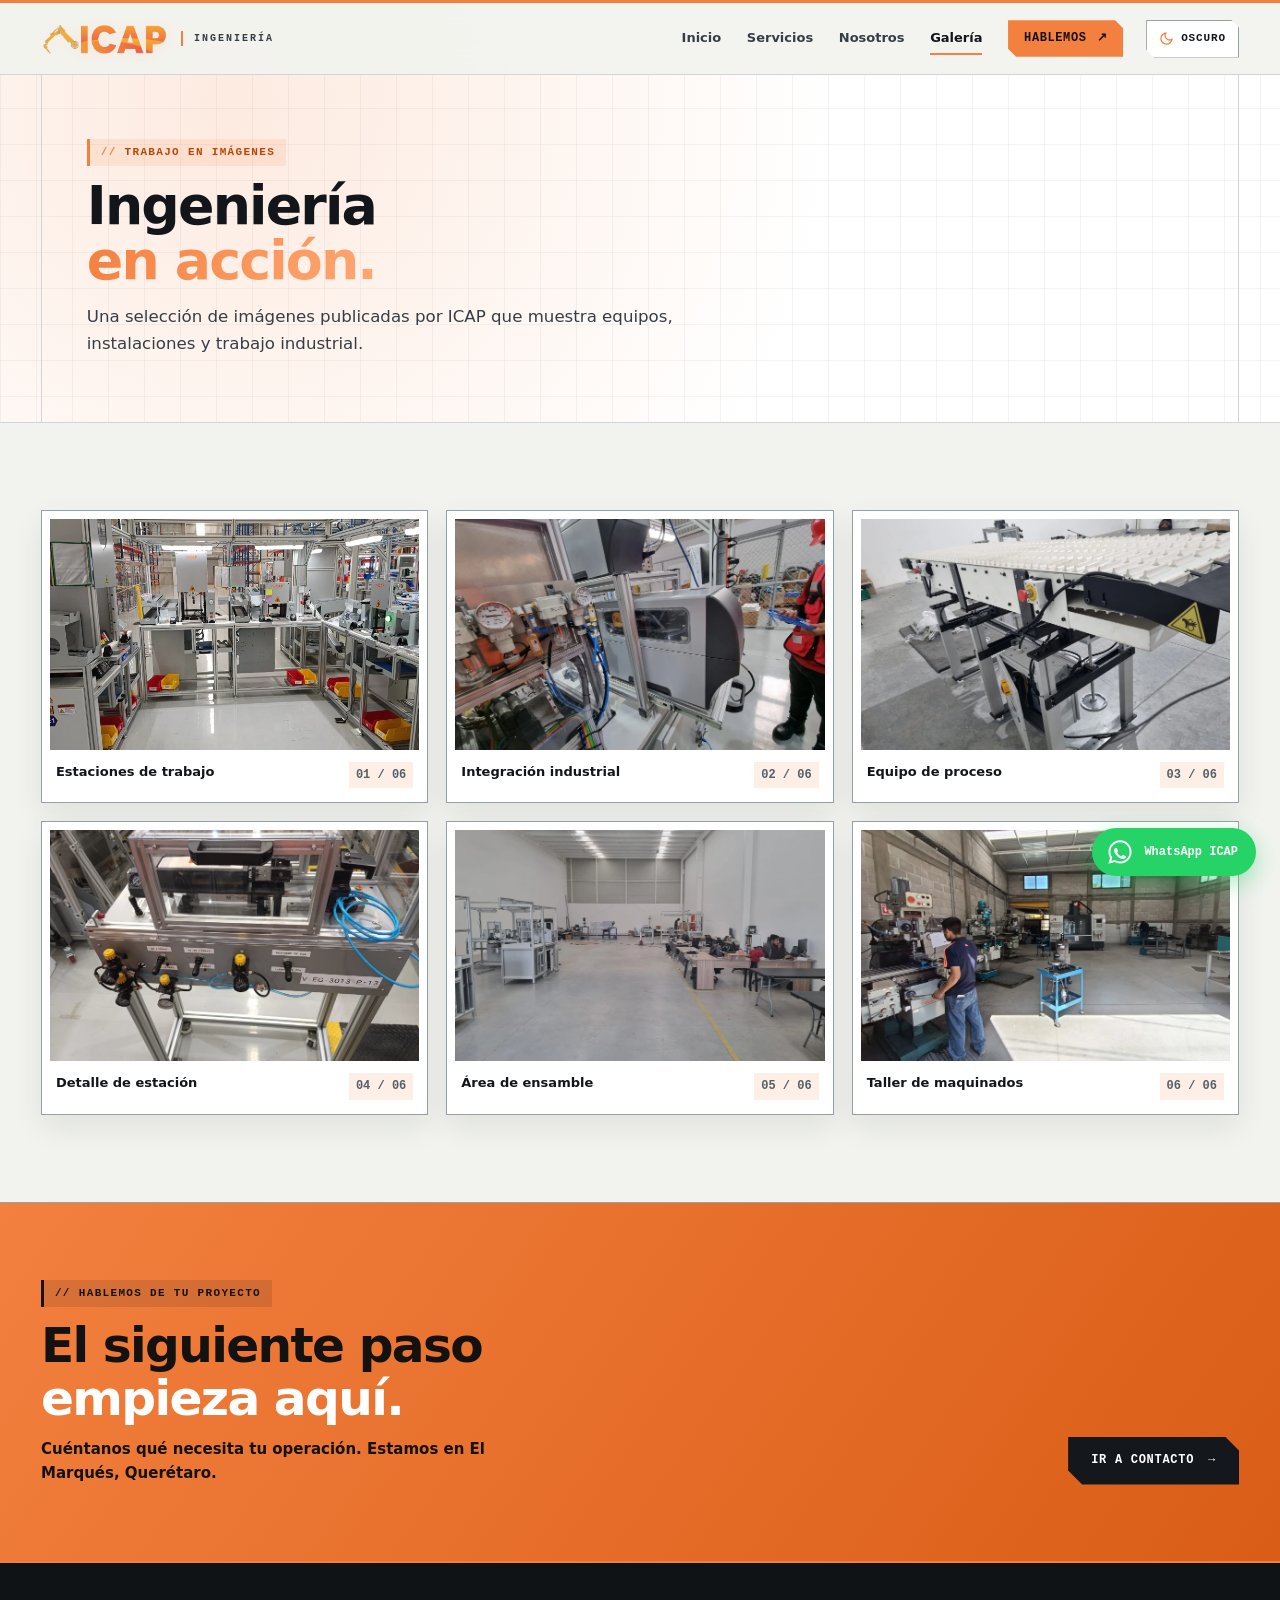
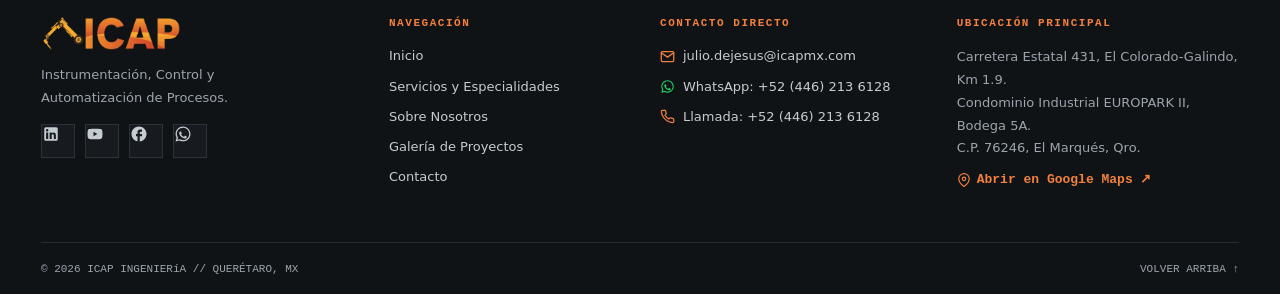
<file: maqueta-html/galeria.html>
<!doctype html> <html lang="es-MX" data-theme="light"> <head>   <meta charset="utf-8">   <meta name="viewport" content="width=device-width, initial-scale=1">   <meta name="theme-color" content="#f2f3ef">   <meta name="description" content="Galería de imágenes de ICAP Ingeniería: equipos, instalaciones y trabajo industrial en Querétaro.">   <meta property="og:type" content="website">   <meta property="og:locale" content="es_MX">   <meta property="og:title" content="Galería | ICAP Ingeniería">   <meta property="og:description" content="Galería de imágenes de ICAP Ingeniería: equipos, instalaciones y trabajo industrial en Querétaro.">   <meta property="og:image" content="../assets/img/taller.webp">   <title>Galería | ICAP Ingeniería</title>   <link rel="icon" type="image/png" sizes="128x128" href="../assets/img/favicon.png?v=2">   <link rel="shortcut icon" href="../assets/img/favicon.ico?v=2">   <link rel="apple-touch-icon" sizes="180x180" href="../assets/img/apple-touch-icon.png?v=2">     <script>     (function () {       try {         var saved = localStorage.getItem('icap-theme');         var prefersDark = window.matchMedia('(prefers-color-scheme: dark)').matches;         var theme = saved === 'dark' || saved === 'light' ? saved : (prefersDark ? 'dark' : 'light');         document.documentElement.setAttribute('data-theme', theme);       } catch (e) {}     })();   </script>   <link rel="stylesheet" href="../assets/css/styles.css">   <script src="../assets/js/script.js" defer></script>     <script type="application/ld+json">{"@context":"https://schema.org","@graph":[{"@type":"ProfessionalService","@id":"https://icapmx.com/#organization","name":"ICAP Ingeniería S.A. DE C.V.","alternateName":"ICAP Instrumentación, Control y Automatización de Procesos","url":"https://icapmx.com/","logo":"https://icapmx.com/assets/img/ICAP_LOGO_clean.png","image":"https://icapmx.com/assets/img/taller.webp","foundingDate":"2016","email":"julio.dejesus@icapmx.com","telephone":"+524462136128","address":{"@type":"PostalAddress","streetAddress":"Carretera Estatal 431, El Colorado-Galindo, Km 1.9, Condominio Industrial EUROPARK II, Bodega 5A","addressLocality":"El Marqués","addressRegion":"Querétaro","postalCode":"76246","addressCountry":"MX"},"geo":{"@type":"GeoCoordinates","latitude":20.5585749,"longitude":-100.2688614},"department":[{"@type":"LocalBusiness","name":"ICAP Ingeniería — Taller de Maquinados Pedro Escobedo","telephone":"+524462136128","address":{"@type":"PostalAddress","addressLocality":"Pedro Escobedo","addressRegion":"Querétaro","addressCountry":"MX"},"geo":{"@type":"GeoCoordinates","latitude":20.490902,"longitude":-100.185883}}],"sameAs":["https://mx.linkedin.com/company/icap-ingenier%C3%ADa-mx","https://www.youtube.com/@icapmx9679","https://www.facebook.com/ICAP.Queretaro/"],"knowsAbout":["Diseño Mecánico","Manufactura","Eléctrico / Neumático","Control"]}]}</script> </head> <body>   <a class="skip-link" href="#contenido">Ir al contenido principal</a>    <header class="site-header" id="site-header">     <div class="shell header-inner">       <a class="brand" href="index.html" aria-label="ICAP Ingeniería, ir al inicio">         <img src="../assets/img/ICAP_LOGO_clean.png" width="389" height="95" alt="ICAP">         <span>INGENIERÍA</span>       </a>       <div class="header-controls">         <nav class="main-nav" id="nav-principal" aria-label="Navegación principal">           <a href="index.html">Inicio</a>           <a href="servicios.html">Servicios</a>           <a href="nosotros.html">Nosotros</a>           <a href="galeria.html" aria-current="page">Galería</a>           <a class="nav-contact" href="contacto.html">Hablemos <span aria-hidden="true">↗</span></a>         </nav>         <button class="theme-toggle" id="theme-toggle" type="button" aria-label="Cambiar modo de color" aria-pressed="false">           <svg class="theme-icon-sun" viewBox="0 0 24 24" fill="none" stroke-width="2" stroke-linecap="round" stroke-linejoin="round" aria-hidden="true">             <circle cx="12" cy="12" r="5"></circle>             <line x1="12" y1="1" x2="12" y2="3"></line>             <line x1="12" y1="21" x2="12" y2="23"></line>             <line x1="4.22" y1="4.22" x2="5.64" y2="5.64"></line>             <line x1="18.36" y1="18.36" x2="19.78" y2="19.78"></line>             <line x1="1" y1="12" x2="3" y2="12"></line>             <line x1="21" y1="12" x2="23" y2="12"></line>             <line x1="4.22" y1="19.78" x2="5.64" y2="18.36"></line>             <line x1="18.36" y1="5.64" x2="19.78" y2="4.22"></line>           </svg>           <svg class="theme-icon-moon" viewBox="0 0 24 24" fill="none" stroke-width="2" stroke-linecap="round" stroke-linejoin="round" aria-hidden="true">             <path d="M21 12.79A9 9 0 1 1 11.21 3 7 7 0 0 0 21 12.79z"></path>           </svg>           <span id="theme-label">Oscuro</span>         </button>         <button class="menu-toggle" type="button" aria-controls="nav-principal" aria-expanded="false" aria-label="Abrir menú de navegación">           <span></span><span></span><span></span>         </button>       </div>     </div>   </header>    <main id="contenido">     <section class="page-hero" aria-labelledby="page-title">       <div class="shell">         <p class="eyebrow">TRABAJO EN IMÁGENES</p>         <h1 id="page-title">Ingeniería<br><em>en acción.</em></h1>         <p class="page-hero-lead">Una selección de imágenes publicadas por ICAP que muestra equipos, instalaciones y trabajo industrial.</p>       </div>     </section>      <section class="section gallery" aria-label="Galería fotográfica">       <div class="shell">         <div class="gallery-grid gallery-grid-full">                     <figure class="gallery-item" data-category="estaciones">             <button type="button" class="gallery-trigger" data-index="0" aria-label="Ampliar imagen 01 / 06: Estaciones de trabajo">               <img src="../assets/img/taller.webp" width="1600" height="1200" loading="lazy" alt="Línea de estaciones automatizadas con estructuras de aluminio y paneles de control">             </button>             <figcaption>               <div class="gallery-caption-top">                 <strong>Estaciones de trabajo</strong>                 <span class="gallery-count">01 / 06</span>               </div>             </figcaption>           </figure>                     <figure class="gallery-item" data-category="neumatica">             <button type="button" class="gallery-trigger" data-index="1" aria-label="Ampliar imagen 02 / 06: Integración industrial">               <img src="../assets/img/IngenieriaManufactura.webp" width="1600" height="1200" loading="lazy" alt="Detalle de equipo industrial con componentes neumáticos">             </button>             <figcaption>               <div class="gallery-caption-top">                 <strong>Integración industrial</strong>                 <span class="gallery-count">02 / 06</span>               </div>             </figcaption>           </figure>                     <figure class="gallery-item" data-category="estaciones">             <button type="button" class="gallery-trigger" data-index="2" aria-label="Ampliar imagen 03 / 06: Equipo de proceso">               <img src="../assets/img/galeria-5.webp" width="1600" height="1200" loading="lazy" alt="Banda transportadora industrial fotografiada en taller">             </button>             <figcaption>               <div class="gallery-caption-top">                 <strong>Equipo de proceso</strong>                 <span class="gallery-count">03 / 06</span>               </div>             </figcaption>           </figure>                     <figure class="gallery-item" data-category="neumatica">             <button type="button" class="gallery-trigger" data-index="3" aria-label="Ampliar imagen 04 / 06: Detalle de estación">               <img src="../assets/img/galeria-6.webp" width="1600" height="1200" loading="lazy" alt="Estación industrial con resguardo transparente y conexiones neumáticas">             </button>             <figcaption>               <div class="gallery-caption-top">                 <strong>Detalle de estación</strong>                 <span class="gallery-count">04 / 06</span>               </div>             </figcaption>           </figure>                     <figure class="gallery-item" data-category="manufactura">             <button type="button" class="gallery-trigger" data-index="4" aria-label="Ampliar imagen 05 / 06: Área de ensamble">               <img src="../assets/img/IngenieriaMecanica.webp" width="1600" height="1200" loading="lazy" alt="Nave de ingeniería y área de ensamble de ICAP Ingeniería">             </button>             <figcaption>               <div class="gallery-caption-top">                 <strong>Área de ensamble</strong>                 <span class="gallery-count">05 / 06</span>               </div>             </figcaption>           </figure>                     <figure class="gallery-item" data-category="manufactura">             <button type="button" class="gallery-trigger" data-index="5" aria-label="Ampliar imagen 06 / 06: Taller de maquinados">               <img src="../assets/img/IngenieriaAutomatizacion.webp" width="1600" height="1200" loading="lazy" alt="Área de maquinados de ICAP con equipo y personal en operación">             </button>             <figcaption>               <div class="gallery-caption-top">                 <strong>Taller de maquinados</strong>                 <span class="gallery-count">06 / 06</span>               </div>             </figcaption>           </figure>                   </div>       </div>     </section>      <section class="cta-banner" aria-labelledby="cta-title">       <div class="shell cta-banner-inner">         <div>           <p class="eyebrow">HABLEMOS DE TU PROYECTO</p>           <h2 id="cta-title">El siguiente paso<br><em>empieza aquí.</em></h2>           <p>Cuéntanos qué necesita tu operación. Estamos en El Marqués, Querétaro.</p>         </div>         <a class="button button-dark" href="contacto.html">Ir a Contacto <span aria-hidden="true">→</span></a>       </div>     </section>      <dialog class="lightbox" id="gallery-lightbox" aria-label="Vista ampliada de imagen">       <div class="lightbox-inner">         <div class="lightbox-topbar">           <span class="lightbox-counter" id="lightbox-counter">01 / 06</span>           <button type="button" class="lightbox-close" id="lightbox-close" aria-label="Cerrar vista ampliada">Cerrar ✕</button>         </div>         <div class="lightbox-stage">           <button type="button" class="lightbox-nav lightbox-prev" id="lightbox-prev" aria-label="Imagen anterior">←</button>           <figure class="lightbox-figure">             <img id="lightbox-img" src="../assets/img/taller.webp" alt="">             <figcaption class="lightbox-simple-caption">               <strong id="lightbox-title"></strong>             </figcaption>           </figure>           <button type="button" class="lightbox-nav lightbox-next" id="lightbox-next" aria-label="Imagen siguiente">→</button>         </div>       </div>     </dialog>   </main>    <footer class="site-footer">     <div class="shell footer-main">       <div class="footer-brand">         <img src="../assets/img/ICAP_LOGO_clean.png" width="389" height="95" loading="lazy" alt="ICAP Ingeniería">         <p>Instrumentación, Control y<br>Automatización de Procesos.</p>         <div class="footer-socials" aria-label="Redes sociales y canales oficiales de ICAP">           <a href="https://mx.linkedin.com/company/icap-ingenier%C3%ADa-mx" target="_blank" rel="noopener noreferrer" aria-label="LinkedIn de ICAP Ingeniería" title="LinkedIn">             <svg viewBox="0 0 24 24" width="18" height="18" fill="currentColor" aria-hidden="true"><path d="M19 3a2 2 0 0 1 2 2v14a2 2 0 0 1-2 2H5a2 2 0 0 1-2-2V5a2 2 0 0 1 2-2h14m-.5 15.5v-5.3a3.26 3.26 0 0 0-3.26-3.26c-.85 0-1.84.52-2.28 1.3v-1.11h-2.79v8.37h2.79v-4.93c0-.77.62-1.4 1.39-1.4a1.4 1.4 0 0 1 1.4 1.4v4.93h2.75M6.88 8.56a1.68 1.68 0 0 0 1.68-1.68c0-.93-.75-1.69-1.68-1.69a1.69 1.69 0 0 0-1.69 1.69c0 .93.76 1.68 1.69 1.68m1.39 9.94v-8.37H5.5v8.37h2.77z"/></svg>           </a>           <a href="https://www.youtube.com/@icapmx9679" target="_blank" rel="noopener noreferrer" aria-label="Canal de YouTube de ICAP Ingeniería" title="YouTube">             <svg viewBox="0 0 24 24" width="18" height="18" fill="currentColor" aria-hidden="true"><path d="M21.58 7.19a2.5 2.5 0 0 0-1.76-1.77C18.26 5 12 5 12 5s-6.26 0-7.82.42A2.5 2.5 0 0 0 2.42 7.2 26.24 26.24 0 0 0 2 12a26.24 26.24 0 0 0 .42 4.81 2.5 2.5 0 0 0 1.76 1.77C5.74 19 12 19 12 19s6.26 0 7.82-.42a2.5 2.5 0 0 0 1.76-1.77c.28-1.57.42-3.19.42-4.81 0-1.62-.14-3.24-.42-4.81zM10 15V9l5.2 3-5.2 3z"/></svg>           </a>           <a href="https://www.facebook.com/ICAP.Queretaro/" target="_blank" rel="noopener noreferrer" aria-label="Página de Facebook de ICAP Ingeniería" title="Facebook">             <svg viewBox="0 0 24 24" width="18" height="18" fill="currentColor" aria-hidden="true"><path d="M22 12c0-5.52-4.48-10-10-10S2 6.48 2 12c0 4.84 3.44 8.87 8 9.8V15H8v-3h2V9.5C10 7.57 11.57 6 13.5 6H16v3h-2c-.55 0-1 .45-1 1v2h3v3h-3v6.95c5.05-.5 9-4.76 9-9.95z"/></svg>           </a>           <a href="#contacto-wa" data-antispam="wa" target="_blank" rel="noopener noreferrer" aria-label="WhatsApp directo con ICAP Ingeniería" title="WhatsApp" class="social-wa">             <svg viewBox="0 0 24 24" width="18" height="18" fill="currentColor" aria-hidden="true"><path d="M12.04 2C6.58 2 2.13 6.45 2.13 11.91c0 1.75.46 3.45 1.32 4.95L2.05 22l5.25-1.38c1.45.79 3.08 1.21 4.74 1.21 5.46 0 9.91-4.45 9.91-9.91 0-2.65-1.03-5.14-2.9-7.01A9.82 9.82 0 0 0 12.04 2zm.01 1.67c2.2 0 4.26.86 5.82 2.42a8.23 8.23 0 0 1 2.41 5.83c0 4.54-3.7 8.24-8.24 8.24-1.44 0-2.85-.38-4.09-1.11l-.29-.17-3.12.82.83-3.04-.19-.3A8.2 8.2 0 0 1 3.8 11.9c0-4.54 3.7-8.23 8.25-8.23zm4.52 11.63c-.25-.13-1.47-.72-1.7-.81-.23-.08-.39-.13-.56.13-.17.25-.64.81-.79.97-.14.17-.29.19-.54.06-.25-.13-1.06-.39-2.02-1.25-.75-.67-1.26-1.5-1.4-1.75-.15-.25-.02-.39.11-.51.11-.11.25-.29.38-.44.12-.14.17-.25.25-.42.08-.17.04-.31-.02-.44-.06-.13-.56-1.35-.77-1.85-.2-.49-.41-.42-.56-.43h-.48c-.17 0-.44.06-.67.31-.23.25-.88.86-.88 2.1 0 1.24.9 2.44 1.03 2.61.12.17 1.77 2.7 4.29 3.79.6.26 1.07.41 1.43.53.6.19 1.15.16 1.58.1.48-.07 1.47-.6 1.68-1.18.21-.58.21-1.07.15-1.18-.06-.12-.22-.19-.47-.31z"/></svg>           </a>         </div>       </div>       <div>         <h2>Navegación</h2>         <a href="index.html">Inicio</a>         <a href="servicios.html">Servicios y Especialidades</a>         <a href="nosotros.html">Sobre Nosotros</a>         <a href="galeria.html">Galería de Proyectos</a>         <a href="contacto.html">Contacto</a>       </div>       <div>         <h2>Contacto directo</h2>         <a href="#contacto-correo" data-antispam="mailto" class="footer-link-icon" title="Enviar correo">           <svg viewBox="0 0 24 24" width="15" height="15" fill="none" stroke="currentColor" stroke-width="2" stroke-linecap="round" stroke-linejoin="round" aria-hidden="true"><path d="M4 4h16c1.1 0 2 .9 2 2v12c0 1.1-.9 2-2 2H4c-1.1 0-2-.9-2-2V6c0-1.1.9-2 2-2z"></path><polyline points="22,6 12,13 2,6"></polyline></svg>           <span class="js-protected-email">julio.dejesus [en] icapmx.com</span>         </a>         <a href="#contacto-wa" data-antispam="wa" target="_blank" rel="noopener noreferrer" class="footer-link-icon footer-link-wa" title="Escribir por WhatsApp">           <svg viewBox="0 0 24 24" width="15" height="15" fill="currentColor" aria-hidden="true"><path d="M12.04 2C6.58 2 2.13 6.45 2.13 11.91c0 1.75.46 3.45 1.32 4.95L2.05 22l5.25-1.38c1.45.79 3.08 1.21 4.74 1.21 5.46 0 9.91-4.45 9.91-9.91 0-2.65-1.03-5.14-2.9-7.01A9.82 9.82 0 0 0 12.04 2zm.01 1.67c2.2 0 4.26.86 5.82 2.42a8.23 8.23 0 0 1 2.41 5.83c0 4.54-3.7 8.24-8.24 8.24-1.44 0-2.85-.38-4.09-1.11l-.29-.17-3.12.82.83-3.04-.19-.3A8.2 8.2 0 0 1 3.8 11.9c0-4.54 3.7-8.23 8.25-8.23zm4.52 11.63c-.25-.13-1.47-.72-1.7-.81-.23-.08-.39-.13-.56.13-.17.25-.64.81-.79.97-.14.17-.29.19-.54.06-.25-.13-1.06-.39-2.02-1.25-.75-.67-1.26-1.5-1.4-1.75-.15-.25-.02-.39.11-.51.11-.11.25-.29.38-.44.12-.14.17-.25.25-.42.08-.17.04-.31-.02-.44-.06-.13-.56-1.35-.77-1.85-.2-.49-.41-.42-.56-.43h-.48c-.17 0-.44.06-.67.31-.23.25-.88.86-.88 2.1 0 1.24.9 2.44 1.03 2.61.12.17 1.77 2.7 4.29 3.79.6.26 1.07.41 1.43.53.6.19 1.15.16 1.58.1.48-.07 1.47-.6 1.68-1.18.21-.58.21-1.07.15-1.18-.06-.12-.22-.19-.47-.31z"/></svg>           <span>WhatsApp: +52 (446) 213 6128</span>         </a>         <a href="#contacto-tel" data-antispam="tel" class="footer-link-icon" title="Llamar">           <svg viewBox="0 0 24 24" width="15" height="15" fill="none" stroke="currentColor" stroke-width="2" stroke-linecap="round" stroke-linejoin="round" aria-hidden="true"><path d="M22 16.92v3a2 2 0 0 1-2.18 2 19.79 19.79 0 0 1-8.63-3.07 19.5 19.5 0 0 1-6-6 19.79 19.79 0 0 1-3.07-8.67A2 2 0 0 1 4.11 2h3a2 2 0 0 1 2 1.72 12.84 12.84 0 0 0 .7 2.81 2 2 0 0 1-.45 2.11L8.09 9.91a16 16 0 0 0 6 6l1.27-1.27a2 2 0 0 1 2.11-.45 12.84 12.84 0 0 0 2.81.7A2 2 0 0 1 22 16.92z"></path></svg>           <span>Llamada: +52 (446) 213 6128</span>         </a>       </div>       <div>         <h2>Ubicación principal</h2>         <address>           Carretera Estatal 431, El Colorado-Galindo, Km 1.9.<br>           Condominio Industrial EUROPARK II, Bodega 5A.<br>           C.P. 76246, El Marqués, Qro.         </address>         <a href="https://www.google.com.mx/maps/place/ICAP+Ingenier%C3%ADa+S.A.+DE+C.V./@20.5585749,-100.2714363,17z/data=!3m1!4b1!4m6!3m5!1s0x85d3436eb595a12f:0x61336c6be2883009!8m2!3d20.5585749!4d-100.2688614!16s%2Fg%2F11tf3g4ls_?entry=ttu" target="_blank" rel="noopener noreferrer" class="footer-link-maps" title="Ver ubicación en Google Maps">           <svg viewBox="0 0 24 24" width="14" height="14" fill="none" stroke="currentColor" stroke-width="2" stroke-linecap="round" stroke-linejoin="round" aria-hidden="true"><path d="M21 10c0 7-9 13-9 13s-9-6-9-13a9 9 0 0 1 18 0z"></path><circle cx="12" cy="10" r="3"></circle></svg>           <span>Abrir en Google Maps ↗</span>         </a>       </div>     </div>     <div class="shell footer-bottom">       <span>© 2026 ICAP INGENIERíA // QUERÉTARO, MX</span>       <a href="#contenido">VOLVER ARRIBA ↑</a>     </div>   </footer>    <!-- Botón flotante directo de WhatsApp (Protegido contra bots recolectores) -->   <a href="#contacto-wa" data-antispam="wa" class="whatsapp-float" target="_blank" rel="noopener noreferrer" aria-label="Contactar a ICAP por WhatsApp">     <svg viewBox="0 0 24 24" width="28" height="28" fill="currentColor" aria-hidden="true"><path d="M12.04 2C6.58 2 2.13 6.45 2.13 11.91c0 1.75.46 3.45 1.32 4.95L2.05 22l5.25-1.38c1.45.79 3.08 1.21 4.74 1.21 5.46 0 9.91-4.45 9.91-9.91 0-2.65-1.03-5.14-2.9-7.01A9.82 9.82 0 0 0 12.04 2zm.01 1.67c2.2 0 4.26.86 5.82 2.42a8.23 8.23 0 0 1 2.41 5.83c0 4.54-3.7 8.24-8.24 8.24-1.44 0-2.85-.38-4.09-1.11l-.29-.17-3.12.82.83-3.04-.19-.3A8.2 8.2 0 0 1 3.8 11.9c0-4.54 3.7-8.23 8.25-8.23zm4.52 11.63c-.25-.13-1.47-.72-1.7-.81-.23-.08-.39-.13-.56.13-.17.25-.64.81-.79.97-.14.17-.29.19-.54.06-.25-.13-1.06-.39-2.02-1.25-.75-.67-1.26-1.5-1.4-1.75-.15-.25-.02-.39.11-.51.11-.11.25-.29.38-.44.12-.14.17-.25.25-.42.08-.17.04-.31-.02-.44-.06-.13-.56-1.35-.77-1.85-.2-.49-.41-.42-.56-.43h-.48c-.17 0-.44.06-.67.31-.23.25-.88.86-.88 2.1 0 1.24.9 2.44 1.03 2.61.12.17 1.77 2.7 4.29 3.79.6.26 1.07.41 1.43.53.6.19 1.15.16 1.58.1.48-.07 1.47-.6 1.68-1.18.21-.58.21-1.07.15-1.18-.06-.12-.22-.19-.47-.31z"/></svg>     <span class="whatsapp-float-label">WhatsApp ICAP</span>   </a> </body> </html>
</file>
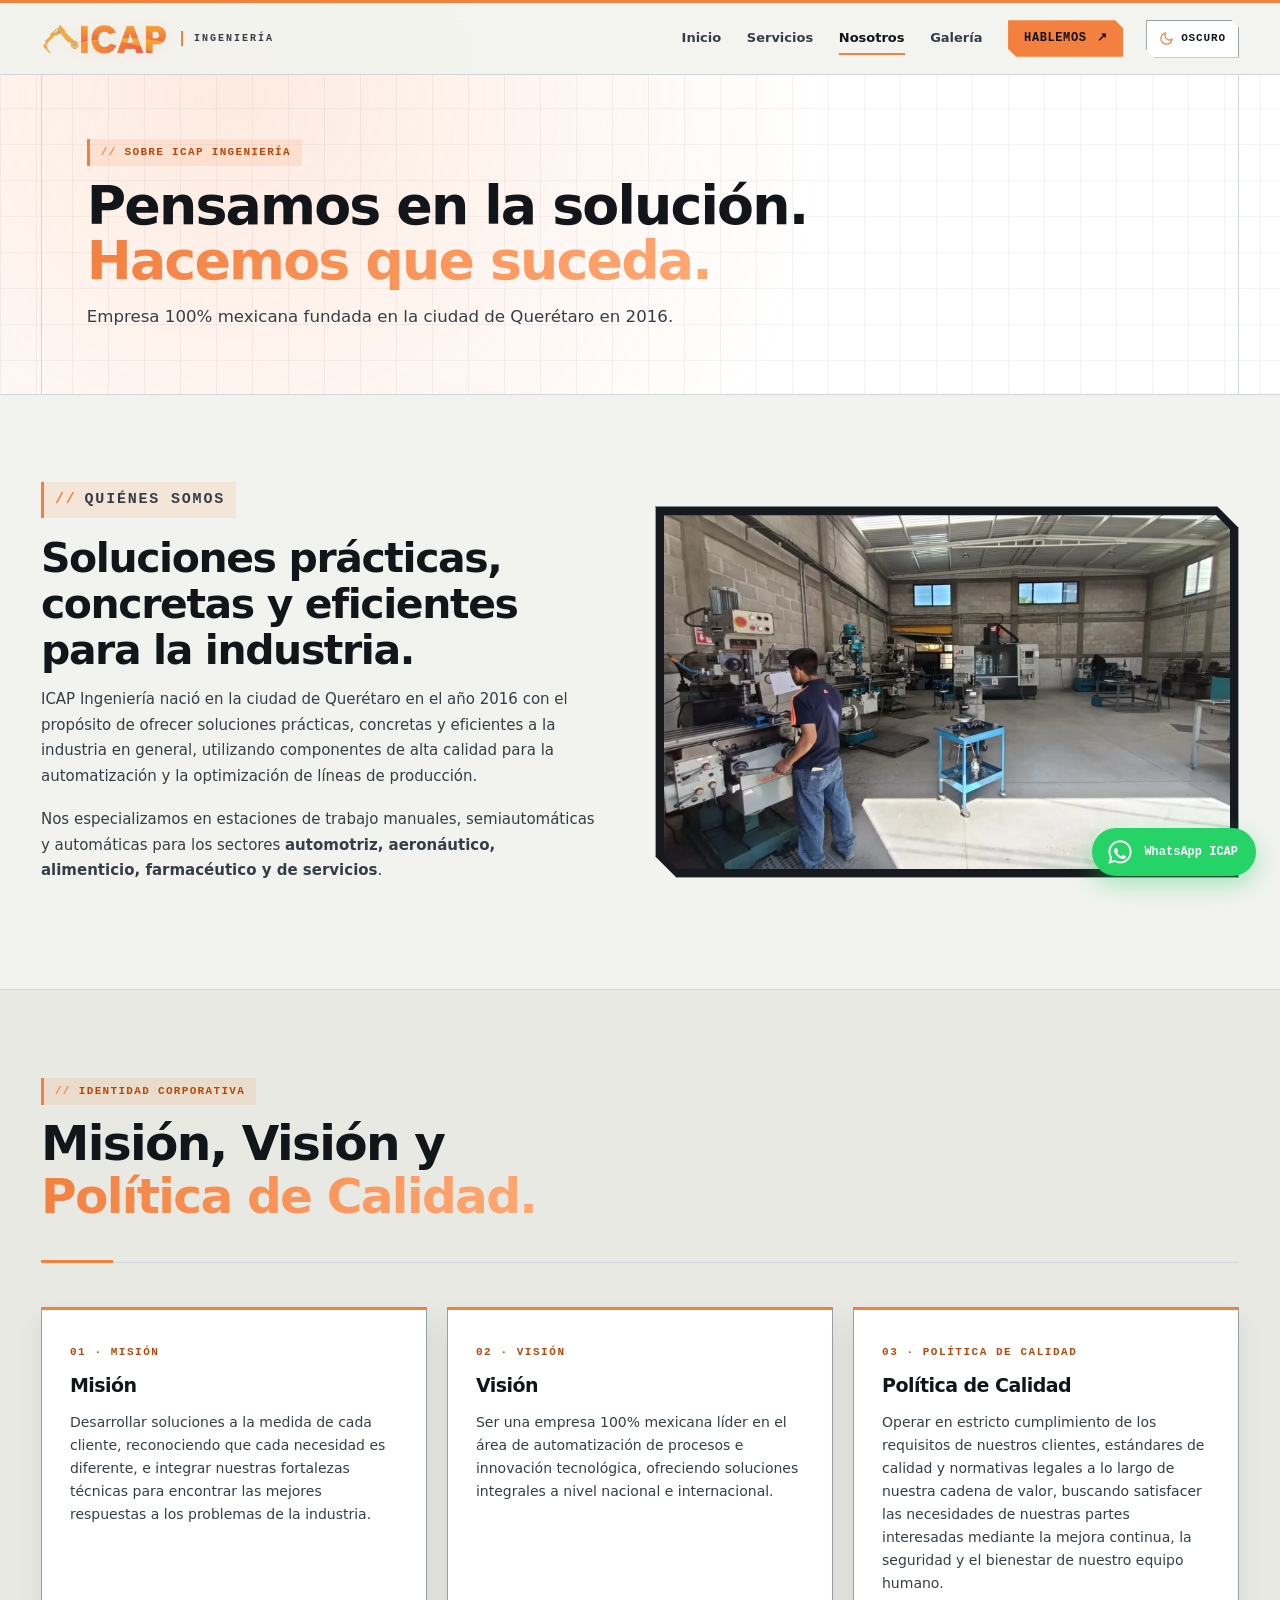
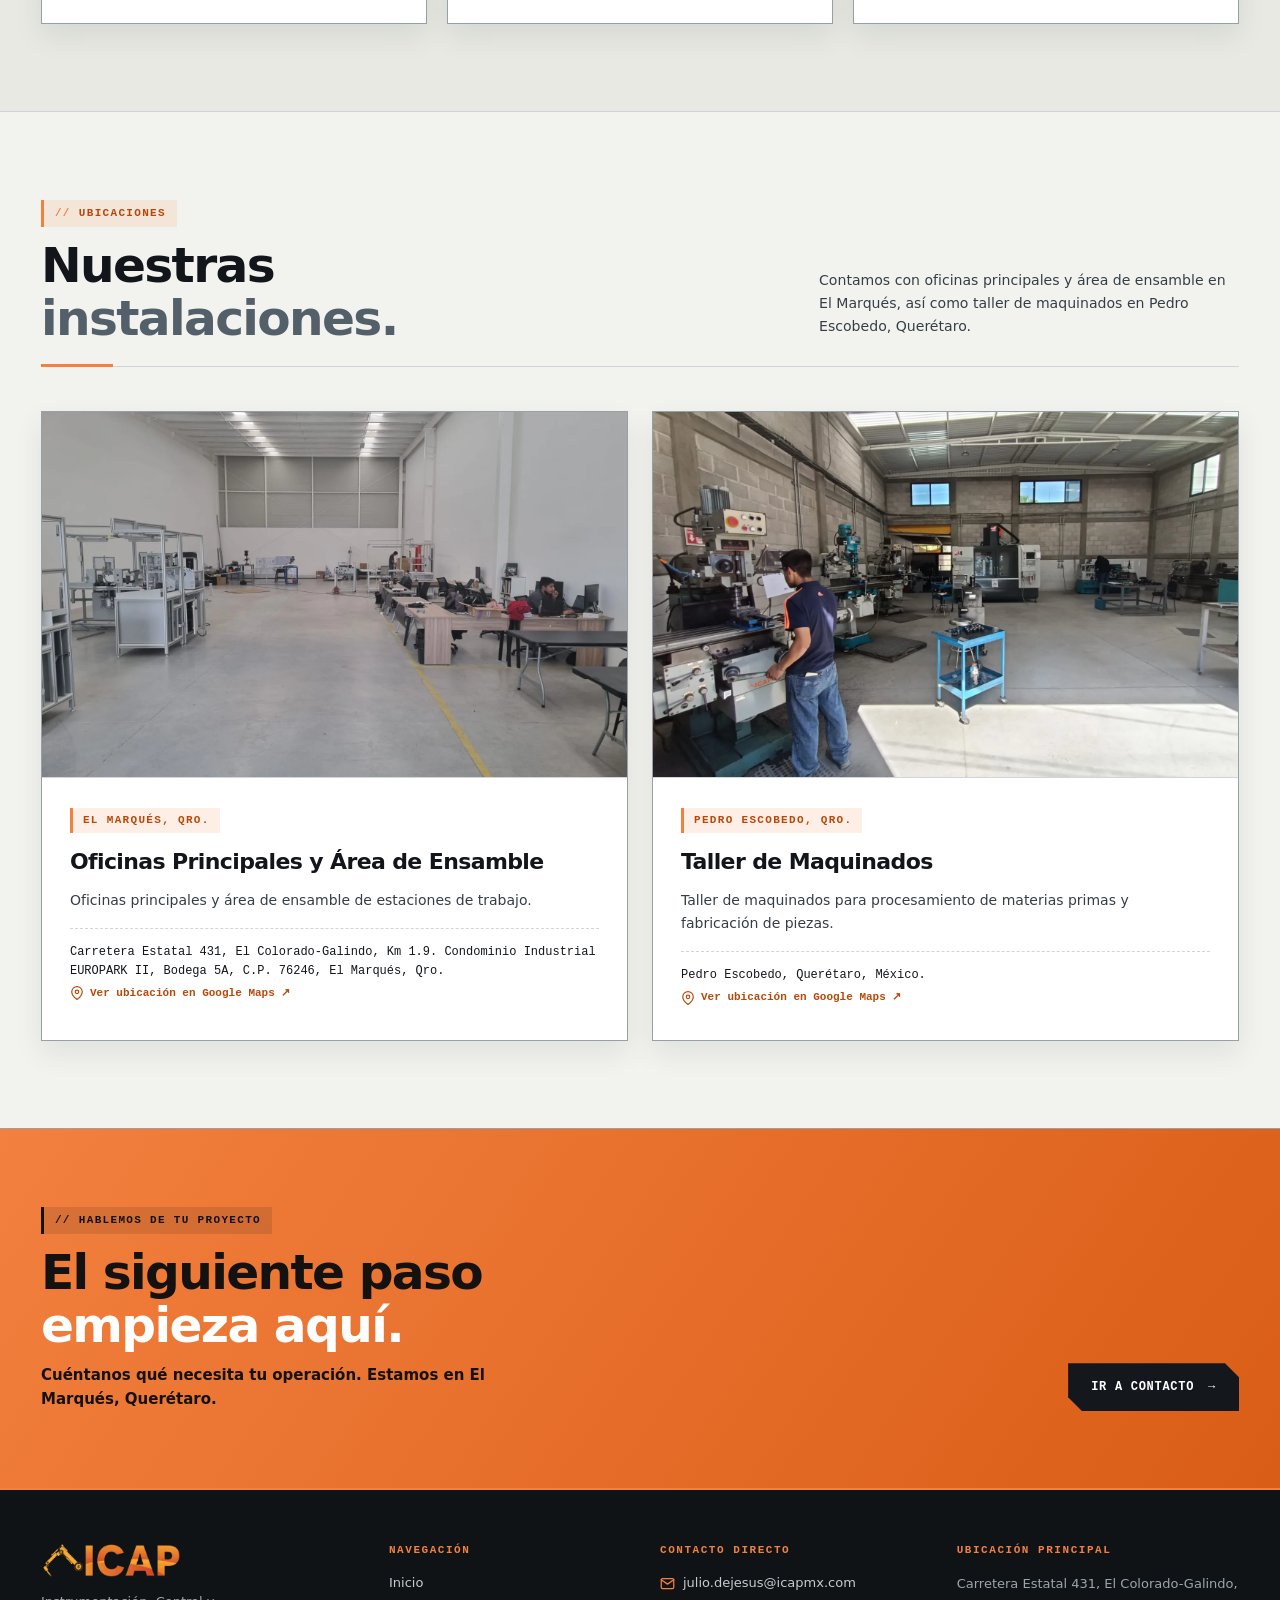
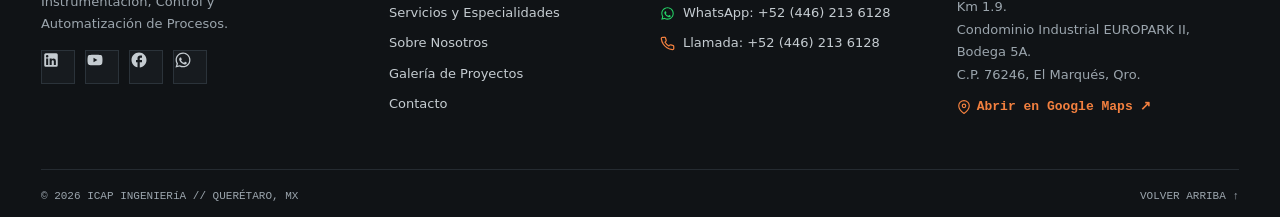
<file: maqueta-html/nosotros.html>
<!doctype html> <html lang="es-MX" data-theme="light"> <head>   <meta charset="utf-8">   <meta name="viewport" content="width=device-width, initial-scale=1">   <meta name="theme-color" content="#f2f3ef">   <meta name="description" content="Conoce la historia, misión, visión, política de calidad e instalaciones de ICAP Ingeniería en Querétaro.">   <meta property="og:type" content="website">   <meta property="og:locale" content="es_MX">   <meta property="og:title" content="Nosotros | ICAP Ingeniería">   <meta property="og:description" content="Conoce la historia, misión, visión, política de calidad e instalaciones de ICAP Ingeniería en Querétaro.">   <meta property="og:image" content="../assets/img/taller.webp">   <title>Nosotros | ICAP Ingeniería</title>   <link rel="icon" type="image/png" sizes="128x128" href="../assets/img/favicon.png?v=2">   <link rel="shortcut icon" href="../assets/img/favicon.ico?v=2">   <link rel="apple-touch-icon" sizes="180x180" href="../assets/img/apple-touch-icon.png?v=2">     <script>     (function () {       try {         var saved = localStorage.getItem('icap-theme');         var prefersDark = window.matchMedia('(prefers-color-scheme: dark)').matches;         var theme = saved === 'dark' || saved === 'light' ? saved : (prefersDark ? 'dark' : 'light');         document.documentElement.setAttribute('data-theme', theme);       } catch (e) {}     })();   </script>   <link rel="stylesheet" href="../assets/css/styles.css">   <script src="../assets/js/script.js" defer></script>     <script type="application/ld+json">{"@context":"https://schema.org","@graph":[{"@type":"ProfessionalService","@id":"https://icapmx.com/#organization","name":"ICAP Ingeniería S.A. DE C.V.","alternateName":"ICAP Instrumentación, Control y Automatización de Procesos","url":"https://icapmx.com/","logo":"https://icapmx.com/assets/img/ICAP_LOGO_clean.png","image":"https://icapmx.com/assets/img/taller.webp","foundingDate":"2016","email":"julio.dejesus@icapmx.com","telephone":"+524462136128","address":{"@type":"PostalAddress","streetAddress":"Carretera Estatal 431, El Colorado-Galindo, Km 1.9, Condominio Industrial EUROPARK II, Bodega 5A","addressLocality":"El Marqués","addressRegion":"Querétaro","postalCode":"76246","addressCountry":"MX"},"geo":{"@type":"GeoCoordinates","latitude":20.5585749,"longitude":-100.2688614},"department":[{"@type":"LocalBusiness","name":"ICAP Ingeniería — Taller de Maquinados Pedro Escobedo","telephone":"+524462136128","address":{"@type":"PostalAddress","addressLocality":"Pedro Escobedo","addressRegion":"Querétaro","addressCountry":"MX"},"geo":{"@type":"GeoCoordinates","latitude":20.490902,"longitude":-100.185883}}],"sameAs":["https://mx.linkedin.com/company/icap-ingenier%C3%ADa-mx","https://www.youtube.com/@icapmx9679","https://www.facebook.com/ICAP.Queretaro/"],"knowsAbout":["Diseño Mecánico","Manufactura","Eléctrico / Neumático","Control"]}]}</script> </head> <body>   <a class="skip-link" href="#contenido">Ir al contenido principal</a>    <header class="site-header" id="site-header">     <div class="shell header-inner">       <a class="brand" href="index.html" aria-label="ICAP Ingeniería, ir al inicio">         <img src="../assets/img/ICAP_LOGO_clean.png" width="389" height="95" alt="ICAP">         <span>INGENIERÍA</span>       </a>       <div class="header-controls">         <nav class="main-nav" id="nav-principal" aria-label="Navegación principal">           <a href="index.html">Inicio</a>           <a href="servicios.html">Servicios</a>           <a href="nosotros.html" aria-current="page">Nosotros</a>           <a href="galeria.html">Galería</a>           <a class="nav-contact" href="contacto.html">Hablemos <span aria-hidden="true">↗</span></a>         </nav>         <button class="theme-toggle" id="theme-toggle" type="button" aria-label="Cambiar modo de color" aria-pressed="false">           <svg class="theme-icon-sun" viewBox="0 0 24 24" fill="none" stroke-width="2" stroke-linecap="round" stroke-linejoin="round" aria-hidden="true">             <circle cx="12" cy="12" r="5"></circle>             <line x1="12" y1="1" x2="12" y2="3"></line>             <line x1="12" y1="21" x2="12" y2="23"></line>             <line x1="4.22" y1="4.22" x2="5.64" y2="5.64"></line>             <line x1="18.36" y1="18.36" x2="19.78" y2="19.78"></line>             <line x1="1" y1="12" x2="3" y2="12"></line>             <line x1="21" y1="12" x2="23" y2="12"></line>             <line x1="4.22" y1="19.78" x2="5.64" y2="18.36"></line>             <line x1="18.36" y1="5.64" x2="19.78" y2="4.22"></line>           </svg>           <svg class="theme-icon-moon" viewBox="0 0 24 24" fill="none" stroke-width="2" stroke-linecap="round" stroke-linejoin="round" aria-hidden="true">             <path d="M21 12.79A9 9 0 1 1 11.21 3 7 7 0 0 0 21 12.79z"></path>           </svg>           <span id="theme-label">Oscuro</span>         </button>         <button class="menu-toggle" type="button" aria-controls="nav-principal" aria-expanded="false" aria-label="Abrir menú de navegación">           <span></span><span></span><span></span>         </button>       </div>     </div>   </header>    <main id="contenido">     <section class="page-hero" aria-labelledby="page-title">       <div class="shell">         <p class="eyebrow">SOBRE ICAP INGENIERÍA</p>         <h1 id="page-title">Pensamos en la solución.<br><em>Hacemos que suceda.</em></h1>         <p class="page-hero-lead">Empresa 100% mexicana fundada en la ciudad de Querétaro en 2016.</p>       </div>     </section>      <section class="section" aria-labelledby="history-title">       <div class="shell service-detail-grid">         <div class="service-detail-copy">           <p class="eyebrow">QUIÉNES SOMOS</p>           <h2 id="history-title">Soluciones prácticas, concretas y eficientes para la industria.</h2>           <p>ICAP Ingeniería nació en la ciudad de Querétaro en el año 2016 con el propósito de ofrecer soluciones prácticas, concretas y eficientes a la industria en general, utilizando componentes de alta calidad para la automatización y la optimización de líneas de producción.</p>           <p>Nos especializamos en estaciones de trabajo manuales, semiautomáticas y automáticas para los sectores <strong>automotriz, aeronáutico, alimenticio, farmacéutico y de servicios</strong>.</p>         </div>         <div class="service-detail-media">           <img src="../assets/img/IngenieriaAutomatizacion.webp" width="1600" height="1200" loading="lazy" alt="Área de maquinados de ICAP Ingeniería">         </div>       </div>     </section>      <section class="about about-Philosophy" aria-labelledby="philosophy-title">       <div class="shell">         <div class="section-heading about-heading">           <div>             <p class="eyebrow">IDENTIDAD CORPORATIVA</p>             <h2 id="philosophy-title">Misión, Visión y<br><em>Política de Calidad.</em></h2>           </div>         </div>         <div class="about-pillars">                     <article class="pillar-card">             <span class="pillar-index">01 · MISIÓN</span>             <h3>Misión</h3>             <p>Desarrollar soluciones a la medida de cada cliente, reconociendo que cada necesidad es diferente, e integrar nuestras fortalezas técnicas para encontrar las mejores respuestas a los problemas de la industria.</p>           </article>                     <article class="pillar-card">             <span class="pillar-index">02 · VISIÓN</span>             <h3>Visión</h3>             <p>Ser una empresa 100% mexicana líder en el área de automatización de procesos e innovación tecnológica, ofreciendo soluciones integrales a nivel nacional e internacional.</p>           </article>                     <article class="pillar-card">             <span class="pillar-index">03 · POLÍTICA DE CALIDAD</span>             <h3>Política de Calidad</h3>             <p>Operar en estricto cumplimiento de los requisitos de nuestros clientes, estándares de calidad y normativas legales a lo largo de nuestra cadena de valor, buscando satisfacer las necesidades de nuestras partes interesadas mediante la mejora continua, la seguridad y el bienestar de nuestro equipo humano.</p>           </article>                   </div>       </div>     </section>      <section class="section" aria-labelledby="locations-title">       <div class="shell">         <div class="section-heading">           <div>             <p class="eyebrow">UBICACIONES</p>             <h2 id="locations-title">Nuestras<br><span>instalaciones.</span></h2>           </div>           <p>Contamos con oficinas principales y área de ensamble en El Marqués, así como taller de maquinados en Pedro Escobedo, Querétaro.</p>         </div>          <div class="facilities-grid">                     <article class="facility-card">             <img src="../assets/img/IngenieriaMecanica.webp" width="1600" height="1200" loading="lazy" alt="Oficinas y nave de ensamble de ICAP en El Marqués">             <div class="facility-body">               <span class="detail-badge">EL MARQUÉS, QRO.</span>               <h3>Oficinas Principales y Área de Ensamble</h3>               <p>Oficinas principales y área de ensamble de estaciones de trabajo.</p>               <address>Carretera Estatal 431, El Colorado-Galindo, Km 1.9. Condominio Industrial EUROPARK II, Bodega 5A, C.P. 76246, El Marqués, Qro.</address>               <a class="location-map-link" href="https://www.google.com.mx/maps/place/ICAP+Ingenier%C3%ADa+S.A.+DE+C.V./@20.5585749,-100.2714363,17z/data=!3m1!4b1!4m6!3m5!1s0x85d3436eb595a12f:0x61336c6be2883009!8m2!3d20.5585749!4d-100.2688614!16s%2Fg%2F11tf3g4ls_?entry=ttu" target="_blank" rel="noopener noreferrer">                 <svg viewBox="0 0 24 24" width="14" height="14" fill="none" stroke="currentColor" stroke-width="2" stroke-linecap="round" stroke-linejoin="round" aria-hidden="true"><path d="M21 10c0 7-9 13-9 13s-9-6-9-13a9 9 0 0 1 18 0z"></path><circle cx="12" cy="10" r="3"></circle></svg>                 <span>Ver ubicación en Google Maps ↗</span>               </a>             </div>           </article>                     <article class="facility-card">             <img src="../assets/img/IngenieriaAutomatizacion.webp" width="1600" height="1200" loading="lazy" alt="Taller de maquinados de ICAP en Pedro Escobedo">             <div class="facility-body">               <span class="detail-badge">PEDRO ESCOBEDO, QRO.</span>               <h3>Taller de Maquinados</h3>               <p>Taller de maquinados para procesamiento de materias primas y fabricación de piezas.</p>               <address>Pedro Escobedo, Querétaro, México.</address>               <a class="location-map-link" href="https://maps.app.goo.gl/5oitKRzF3EB1td4q7" target="_blank" rel="noopener noreferrer">                 <svg viewBox="0 0 24 24" width="14" height="14" fill="none" stroke="currentColor" stroke-width="2" stroke-linecap="round" stroke-linejoin="round" aria-hidden="true"><path d="M21 10c0 7-9 13-9 13s-9-6-9-13a9 9 0 0 1 18 0z"></path><circle cx="12" cy="10" r="3"></circle></svg>                 <span>Ver ubicación en Google Maps ↗</span>               </a>             </div>           </article>                   </div>       </div>     </section>      <section class="cta-banner" aria-labelledby="cta-title">       <div class="shell cta-banner-inner">         <div>           <p class="eyebrow">HABLEMOS DE TU PROYECTO</p>           <h2 id="cta-title">El siguiente paso<br><em>empieza aquí.</em></h2>           <p>Cuéntanos qué necesita tu operación. Estamos en El Marqués, Querétaro.</p>         </div>         <a class="button button-dark" href="contacto.html">Ir a Contacto <span aria-hidden="true">→</span></a>       </div>     </section>   </main>    <footer class="site-footer">     <div class="shell footer-main">       <div class="footer-brand">         <img src="../assets/img/ICAP_LOGO_clean.png" width="389" height="95" loading="lazy" alt="ICAP Ingeniería">         <p>Instrumentación, Control y<br>Automatización de Procesos.</p>         <div class="footer-socials" aria-label="Redes sociales y canales oficiales de ICAP">           <a href="https://mx.linkedin.com/company/icap-ingenier%C3%ADa-mx" target="_blank" rel="noopener noreferrer" aria-label="LinkedIn de ICAP Ingeniería" title="LinkedIn">             <svg viewBox="0 0 24 24" width="18" height="18" fill="currentColor" aria-hidden="true"><path d="M19 3a2 2 0 0 1 2 2v14a2 2 0 0 1-2 2H5a2 2 0 0 1-2-2V5a2 2 0 0 1 2-2h14m-.5 15.5v-5.3a3.26 3.26 0 0 0-3.26-3.26c-.85 0-1.84.52-2.28 1.3v-1.11h-2.79v8.37h2.79v-4.93c0-.77.62-1.4 1.39-1.4a1.4 1.4 0 0 1 1.4 1.4v4.93h2.75M6.88 8.56a1.68 1.68 0 0 0 1.68-1.68c0-.93-.75-1.69-1.68-1.69a1.69 1.69 0 0 0-1.69 1.69c0 .93.76 1.68 1.69 1.68m1.39 9.94v-8.37H5.5v8.37h2.77z"/></svg>           </a>           <a href="https://www.youtube.com/@icapmx9679" target="_blank" rel="noopener noreferrer" aria-label="Canal de YouTube de ICAP Ingeniería" title="YouTube">             <svg viewBox="0 0 24 24" width="18" height="18" fill="currentColor" aria-hidden="true"><path d="M21.58 7.19a2.5 2.5 0 0 0-1.76-1.77C18.26 5 12 5 12 5s-6.26 0-7.82.42A2.5 2.5 0 0 0 2.42 7.2 26.24 26.24 0 0 0 2 12a26.24 26.24 0 0 0 .42 4.81 2.5 2.5 0 0 0 1.76 1.77C5.74 19 12 19 12 19s6.26 0 7.82-.42a2.5 2.5 0 0 0 1.76-1.77c.28-1.57.42-3.19.42-4.81 0-1.62-.14-3.24-.42-4.81zM10 15V9l5.2 3-5.2 3z"/></svg>           </a>           <a href="https://www.facebook.com/ICAP.Queretaro/" target="_blank" rel="noopener noreferrer" aria-label="Página de Facebook de ICAP Ingeniería" title="Facebook">             <svg viewBox="0 0 24 24" width="18" height="18" fill="currentColor" aria-hidden="true"><path d="M22 12c0-5.52-4.48-10-10-10S2 6.48 2 12c0 4.84 3.44 8.87 8 9.8V15H8v-3h2V9.5C10 7.57 11.57 6 13.5 6H16v3h-2c-.55 0-1 .45-1 1v2h3v3h-3v6.95c5.05-.5 9-4.76 9-9.95z"/></svg>           </a>           <a href="#contacto-wa" data-antispam="wa" target="_blank" rel="noopener noreferrer" aria-label="WhatsApp directo con ICAP Ingeniería" title="WhatsApp" class="social-wa">             <svg viewBox="0 0 24 24" width="18" height="18" fill="currentColor" aria-hidden="true"><path d="M12.04 2C6.58 2 2.13 6.45 2.13 11.91c0 1.75.46 3.45 1.32 4.95L2.05 22l5.25-1.38c1.45.79 3.08 1.21 4.74 1.21 5.46 0 9.91-4.45 9.91-9.91 0-2.65-1.03-5.14-2.9-7.01A9.82 9.82 0 0 0 12.04 2zm.01 1.67c2.2 0 4.26.86 5.82 2.42a8.23 8.23 0 0 1 2.41 5.83c0 4.54-3.7 8.24-8.24 8.24-1.44 0-2.85-.38-4.09-1.11l-.29-.17-3.12.82.83-3.04-.19-.3A8.2 8.2 0 0 1 3.8 11.9c0-4.54 3.7-8.23 8.25-8.23zm4.52 11.63c-.25-.13-1.47-.72-1.7-.81-.23-.08-.39-.13-.56.13-.17.25-.64.81-.79.97-.14.17-.29.19-.54.06-.25-.13-1.06-.39-2.02-1.25-.75-.67-1.26-1.5-1.4-1.75-.15-.25-.02-.39.11-.51.11-.11.25-.29.38-.44.12-.14.17-.25.25-.42.08-.17.04-.31-.02-.44-.06-.13-.56-1.35-.77-1.85-.2-.49-.41-.42-.56-.43h-.48c-.17 0-.44.06-.67.31-.23.25-.88.86-.88 2.1 0 1.24.9 2.44 1.03 2.61.12.17 1.77 2.7 4.29 3.79.6.26 1.07.41 1.43.53.6.19 1.15.16 1.58.1.48-.07 1.47-.6 1.68-1.18.21-.58.21-1.07.15-1.18-.06-.12-.22-.19-.47-.31z"/></svg>           </a>         </div>       </div>       <div>         <h2>Navegación</h2>         <a href="index.html">Inicio</a>         <a href="servicios.html">Servicios y Especialidades</a>         <a href="nosotros.html">Sobre Nosotros</a>         <a href="galeria.html">Galería de Proyectos</a>         <a href="contacto.html">Contacto</a>       </div>       <div>         <h2>Contacto directo</h2>         <a href="#contacto-correo" data-antispam="mailto" class="footer-link-icon" title="Enviar correo">           <svg viewBox="0 0 24 24" width="15" height="15" fill="none" stroke="currentColor" stroke-width="2" stroke-linecap="round" stroke-linejoin="round" aria-hidden="true"><path d="M4 4h16c1.1 0 2 .9 2 2v12c0 1.1-.9 2-2 2H4c-1.1 0-2-.9-2-2V6c0-1.1.9-2 2-2z"></path><polyline points="22,6 12,13 2,6"></polyline></svg>           <span class="js-protected-email">julio.dejesus [en] icapmx.com</span>         </a>         <a href="#contacto-wa" data-antispam="wa" target="_blank" rel="noopener noreferrer" class="footer-link-icon footer-link-wa" title="Escribir por WhatsApp">           <svg viewBox="0 0 24 24" width="15" height="15" fill="currentColor" aria-hidden="true"><path d="M12.04 2C6.58 2 2.13 6.45 2.13 11.91c0 1.75.46 3.45 1.32 4.95L2.05 22l5.25-1.38c1.45.79 3.08 1.21 4.74 1.21 5.46 0 9.91-4.45 9.91-9.91 0-2.65-1.03-5.14-2.9-7.01A9.82 9.82 0 0 0 12.04 2zm.01 1.67c2.2 0 4.26.86 5.82 2.42a8.23 8.23 0 0 1 2.41 5.83c0 4.54-3.7 8.24-8.24 8.24-1.44 0-2.85-.38-4.09-1.11l-.29-.17-3.12.82.83-3.04-.19-.3A8.2 8.2 0 0 1 3.8 11.9c0-4.54 3.7-8.23 8.25-8.23zm4.52 11.63c-.25-.13-1.47-.72-1.7-.81-.23-.08-.39-.13-.56.13-.17.25-.64.81-.79.97-.14.17-.29.19-.54.06-.25-.13-1.06-.39-2.02-1.25-.75-.67-1.26-1.5-1.4-1.75-.15-.25-.02-.39.11-.51.11-.11.25-.29.38-.44.12-.14.17-.25.25-.42.08-.17.04-.31-.02-.44-.06-.13-.56-1.35-.77-1.85-.2-.49-.41-.42-.56-.43h-.48c-.17 0-.44.06-.67.31-.23.25-.88.86-.88 2.1 0 1.24.9 2.44 1.03 2.61.12.17 1.77 2.7 4.29 3.79.6.26 1.07.41 1.43.53.6.19 1.15.16 1.58.1.48-.07 1.47-.6 1.68-1.18.21-.58.21-1.07.15-1.18-.06-.12-.22-.19-.47-.31z"/></svg>           <span>WhatsApp: +52 (446) 213 6128</span>         </a>         <a href="#contacto-tel" data-antispam="tel" class="footer-link-icon" title="Llamar">           <svg viewBox="0 0 24 24" width="15" height="15" fill="none" stroke="currentColor" stroke-width="2" stroke-linecap="round" stroke-linejoin="round" aria-hidden="true"><path d="M22 16.92v3a2 2 0 0 1-2.18 2 19.79 19.79 0 0 1-8.63-3.07 19.5 19.5 0 0 1-6-6 19.79 19.79 0 0 1-3.07-8.67A2 2 0 0 1 4.11 2h3a2 2 0 0 1 2 1.72 12.84 12.84 0 0 0 .7 2.81 2 2 0 0 1-.45 2.11L8.09 9.91a16 16 0 0 0 6 6l1.27-1.27a2 2 0 0 1 2.11-.45 12.84 12.84 0 0 0 2.81.7A2 2 0 0 1 22 16.92z"></path></svg>           <span>Llamada: +52 (446) 213 6128</span>         </a>       </div>       <div>         <h2>Ubicación principal</h2>         <address>           Carretera Estatal 431, El Colorado-Galindo, Km 1.9.<br>           Condominio Industrial EUROPARK II, Bodega 5A.<br>           C.P. 76246, El Marqués, Qro.         </address>         <a href="https://www.google.com.mx/maps/place/ICAP+Ingenier%C3%ADa+S.A.+DE+C.V./@20.5585749,-100.2714363,17z/data=!3m1!4b1!4m6!3m5!1s0x85d3436eb595a12f:0x61336c6be2883009!8m2!3d20.5585749!4d-100.2688614!16s%2Fg%2F11tf3g4ls_?entry=ttu" target="_blank" rel="noopener noreferrer" class="footer-link-maps" title="Ver ubicación en Google Maps">           <svg viewBox="0 0 24 24" width="14" height="14" fill="none" stroke="currentColor" stroke-width="2" stroke-linecap="round" stroke-linejoin="round" aria-hidden="true"><path d="M21 10c0 7-9 13-9 13s-9-6-9-13a9 9 0 0 1 18 0z"></path><circle cx="12" cy="10" r="3"></circle></svg>           <span>Abrir en Google Maps ↗</span>         </a>       </div>     </div>     <div class="shell footer-bottom">       <span>© 2026 ICAP INGENIERíA // QUERÉTARO, MX</span>       <a href="#contenido">VOLVER ARRIBA ↑</a>     </div>   </footer>    <!-- Botón flotante directo de WhatsApp (Protegido contra bots recolectores) -->   <a href="#contacto-wa" data-antispam="wa" class="whatsapp-float" target="_blank" rel="noopener noreferrer" aria-label="Contactar a ICAP por WhatsApp">     <svg viewBox="0 0 24 24" width="28" height="28" fill="currentColor" aria-hidden="true"><path d="M12.04 2C6.58 2 2.13 6.45 2.13 11.91c0 1.75.46 3.45 1.32 4.95L2.05 22l5.25-1.38c1.45.79 3.08 1.21 4.74 1.21 5.46 0 9.91-4.45 9.91-9.91 0-2.65-1.03-5.14-2.9-7.01A9.82 9.82 0 0 0 12.04 2zm.01 1.67c2.2 0 4.26.86 5.82 2.42a8.23 8.23 0 0 1 2.41 5.83c0 4.54-3.7 8.24-8.24 8.24-1.44 0-2.85-.38-4.09-1.11l-.29-.17-3.12.82.83-3.04-.19-.3A8.2 8.2 0 0 1 3.8 11.9c0-4.54 3.7-8.23 8.25-8.23zm4.52 11.63c-.25-.13-1.47-.72-1.7-.81-.23-.08-.39-.13-.56.13-.17.25-.64.81-.79.97-.14.17-.29.19-.54.06-.25-.13-1.06-.39-2.02-1.25-.75-.67-1.26-1.5-1.4-1.75-.15-.25-.02-.39.11-.51.11-.11.25-.29.38-.44.12-.14.17-.25.25-.42.08-.17.04-.31-.02-.44-.06-.13-.56-1.35-.77-1.85-.2-.49-.41-.42-.56-.43h-.48c-.17 0-.44.06-.67.31-.23.25-.88.86-.88 2.1 0 1.24.9 2.44 1.03 2.61.12.17 1.77 2.7 4.29 3.79.6.26 1.07.41 1.43.53.6.19 1.15.16 1.58.1.48-.07 1.47-.6 1.68-1.18.21-.58.21-1.07.15-1.18-.06-.12-.22-.19-.47-.31z"/></svg>     <span class="whatsapp-float-label">WhatsApp ICAP</span>   </a> </body> </html>
</file>
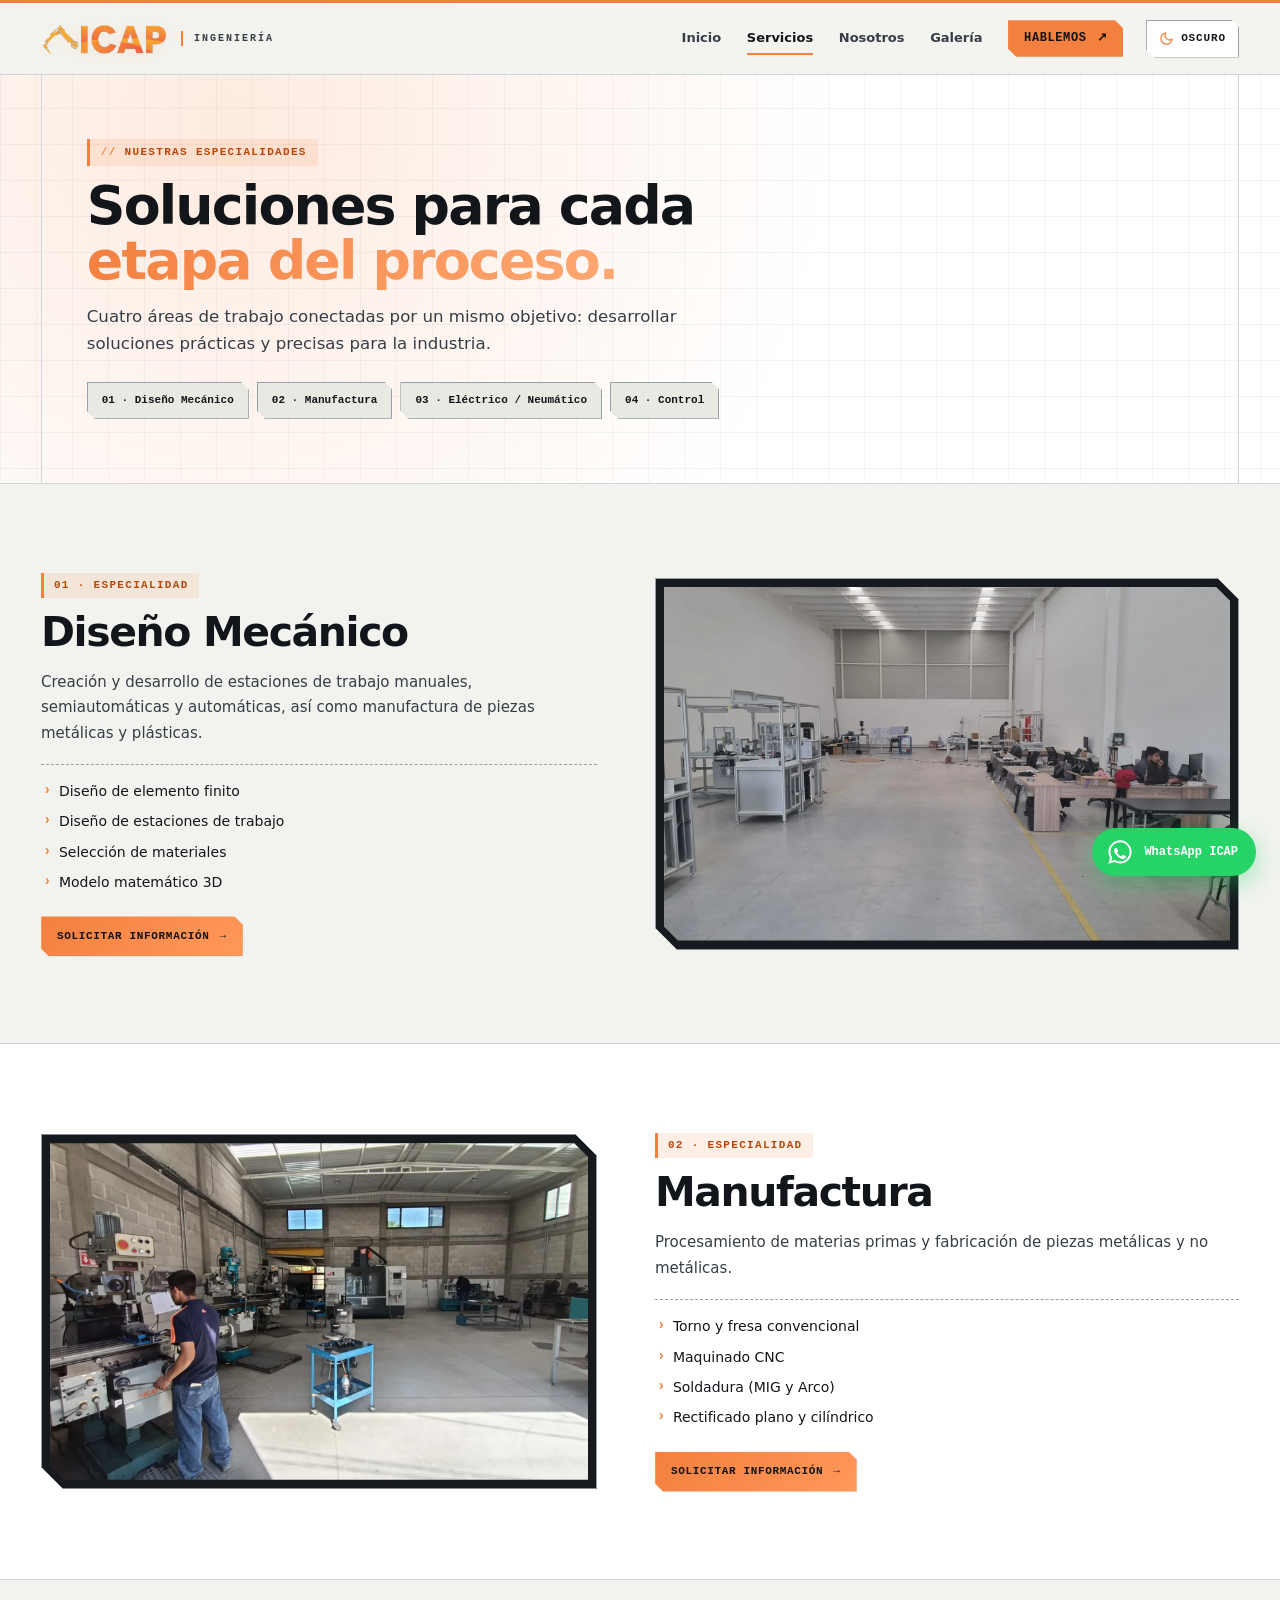
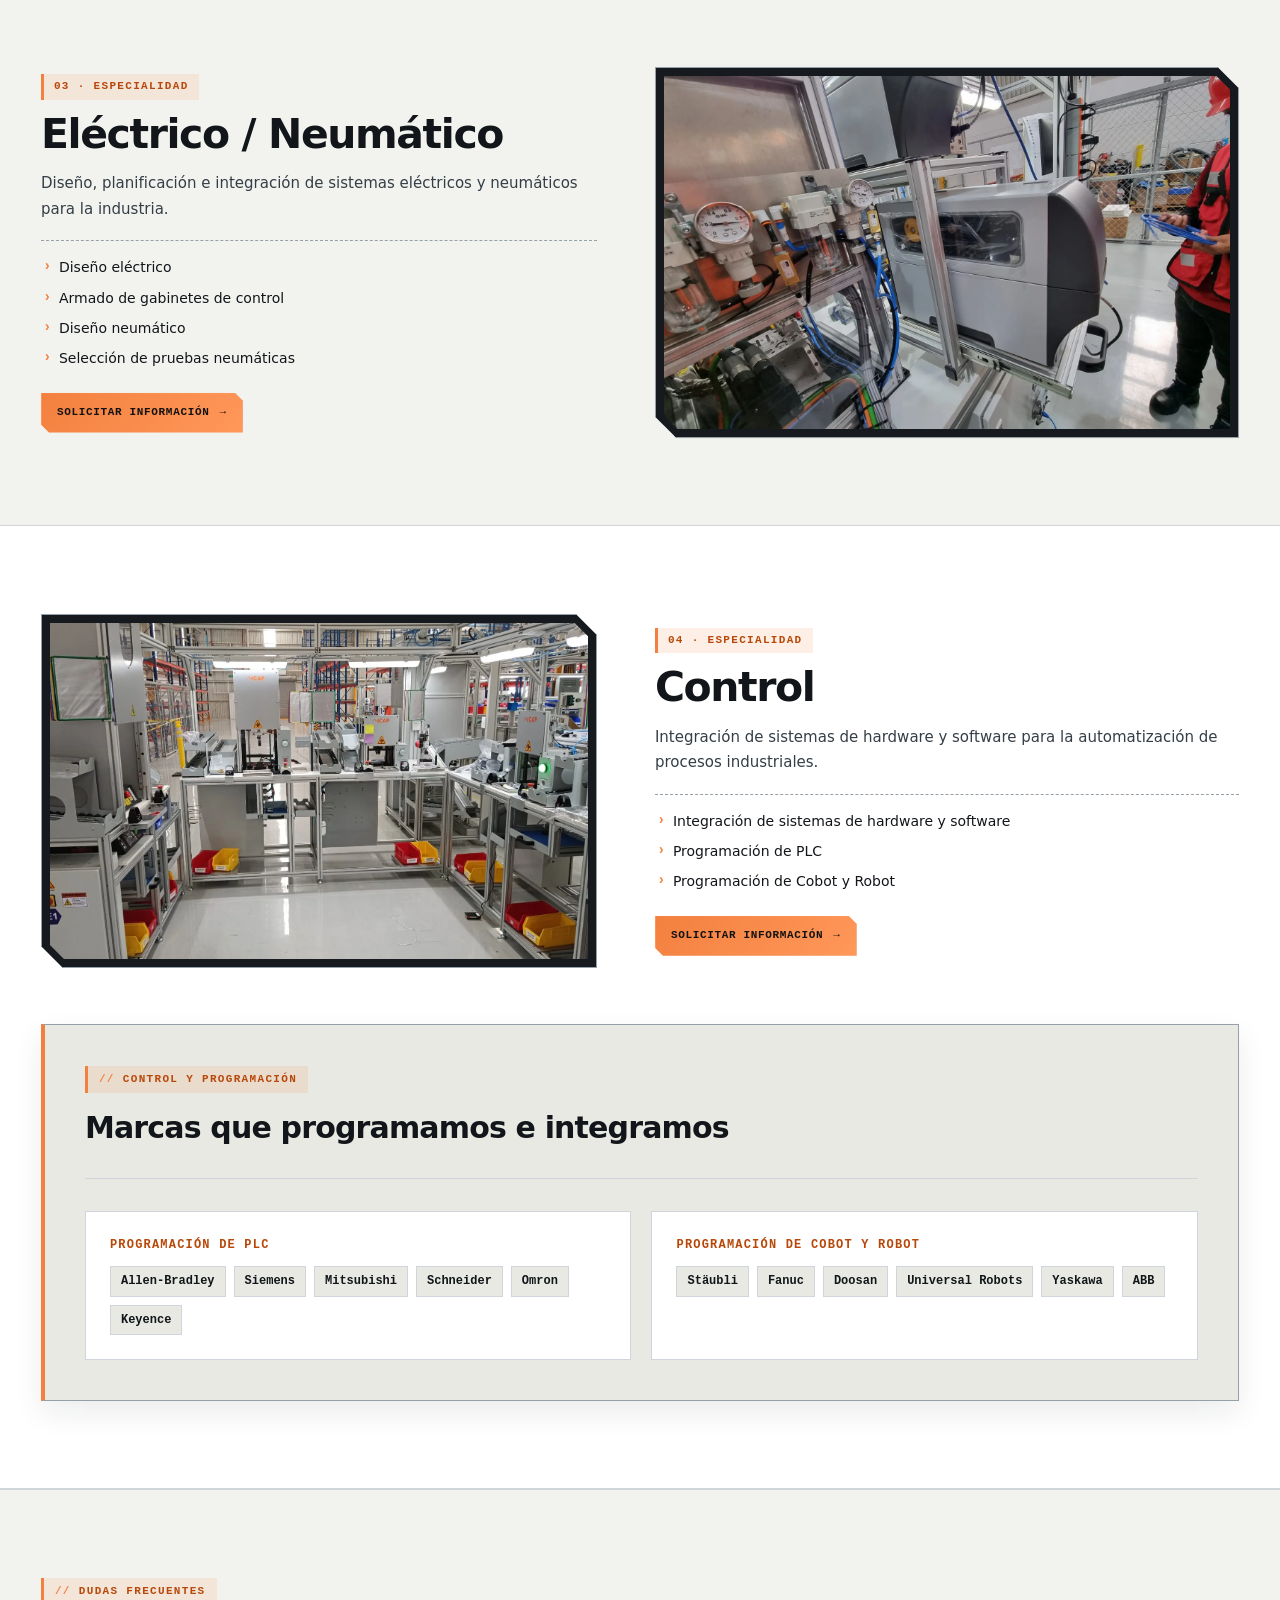
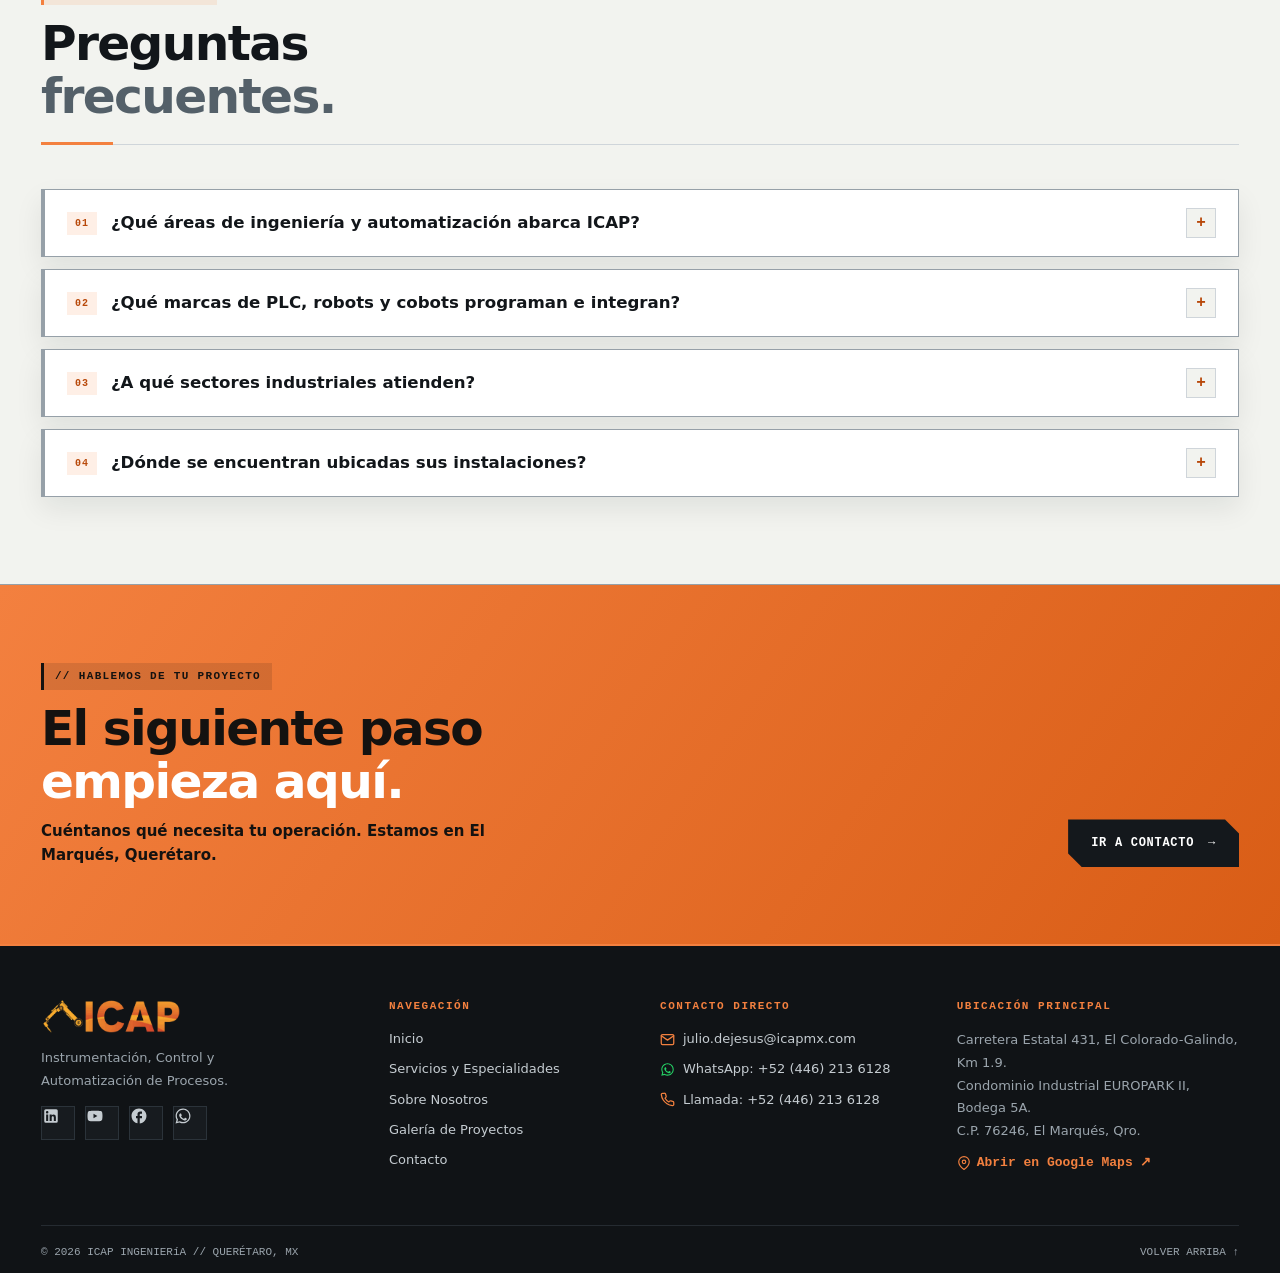
<file: maqueta-html/servicios.html>
<!doctype html> <html lang="es-MX" data-theme="light"> <head>   <meta charset="utf-8">   <meta name="viewport" content="width=device-width, initial-scale=1">   <meta name="theme-color" content="#f2f3ef">   <meta name="description" content="Especialidades de ICAP Ingeniería: Diseño Mecánico, Manufactura, Eléctrico / Neumático y Control.">   <meta property="og:type" content="website">   <meta property="og:locale" content="es_MX">   <meta property="og:title" content="Servicios | ICAP Ingeniería">   <meta property="og:description" content="Especialidades de ICAP Ingeniería: Diseño Mecánico, Manufactura, Eléctrico / Neumático y Control.">   <meta property="og:image" content="../assets/img/taller.webp">   <title>Servicios | ICAP Ingeniería</title>   <link rel="icon" type="image/png" sizes="128x128" href="../assets/img/favicon.png?v=2">   <link rel="shortcut icon" href="../assets/img/favicon.ico?v=2">   <link rel="apple-touch-icon" sizes="180x180" href="../assets/img/apple-touch-icon.png?v=2">     <script>     (function () {       try {         var saved = localStorage.getItem('icap-theme');         var prefersDark = window.matchMedia('(prefers-color-scheme: dark)').matches;         var theme = saved === 'dark' || saved === 'light' ? saved : (prefersDark ? 'dark' : 'light');         document.documentElement.setAttribute('data-theme', theme);       } catch (e) {}     })();   </script>   <link rel="stylesheet" href="../assets/css/styles.css">   <script src="../assets/js/script.js" defer></script>     <script type="application/ld+json">{"@context":"https://schema.org","@graph":[{"@type":"ProfessionalService","@id":"https://icapmx.com/#organization","name":"ICAP Ingeniería S.A. DE C.V.","alternateName":"ICAP Instrumentación, Control y Automatización de Procesos","url":"https://icapmx.com/","logo":"https://icapmx.com/assets/img/ICAP_LOGO_clean.png","image":"https://icapmx.com/assets/img/taller.webp","foundingDate":"2016","email":"julio.dejesus@icapmx.com","telephone":"+524462136128","address":{"@type":"PostalAddress","streetAddress":"Carretera Estatal 431, El Colorado-Galindo, Km 1.9, Condominio Industrial EUROPARK II, Bodega 5A","addressLocality":"El Marqués","addressRegion":"Querétaro","postalCode":"76246","addressCountry":"MX"},"geo":{"@type":"GeoCoordinates","latitude":20.5585749,"longitude":-100.2688614},"department":[{"@type":"LocalBusiness","name":"ICAP Ingeniería — Taller de Maquinados Pedro Escobedo","telephone":"+524462136128","address":{"@type":"PostalAddress","addressLocality":"Pedro Escobedo","addressRegion":"Querétaro","addressCountry":"MX"},"geo":{"@type":"GeoCoordinates","latitude":20.490902,"longitude":-100.185883}}],"sameAs":["https://mx.linkedin.com/company/icap-ingenier%C3%ADa-mx","https://www.youtube.com/@icapmx9679","https://www.facebook.com/ICAP.Queretaro/"],"knowsAbout":["Diseño Mecánico","Manufactura","Eléctrico / Neumático","Control"]},{"@type":"FAQPage","mainEntity":[{"@type":"Question","name":"¿Qué áreas de ingeniería y automatización abarca ICAP?","acceptedAnswer":{"@type":"Answer","text":"Integramos cuatro especialidades principales: Diseño Mecánico (estaciones de trabajo, elemento finito, modelado 3D y selección de materiales), Manufactura (maquinado CNC, torno y fresa convencional, soldadura MIG/Arco y rectificado), Sistemas Eléctricos / Neumáticos y Control (integración de hardware/software y programación de PLC y robots)."}},{"@type":"Question","name":"¿Qué marcas de PLC, robots y cobots programan e integran?","acceptedAnswer":{"@type":"Answer","text":"En programación de PLC trabajamos con Allen-Bradley, Siemens, Mitsubishi, Schneider, Omron y Keyence. En programación de cobots y robots industriales trabajamos con Stäubli, Fanuc, Doosan, Universal Robots, Yaskawa y ABB."}},{"@type":"Question","name":"¿A qué sectores industriales atienden?","acceptedAnswer":{"@type":"Answer","text":"Desarrollamos soluciones a medida y estaciones de trabajo manuales, semiautomáticas y automáticas para los sectores automotriz, aeronáutico, alimenticio, farmacéutico y de servicios."}},{"@type":"Question","name":"¿Dónde se encuentran ubicadas sus instalaciones?","acceptedAnswer":{"@type":"Answer","text":"Contamos con oficinas principales y área de ensamble en El Marqués (Condominio Industrial EUROPARK II, Bodega 5A), así como nuestro taller de maquinados en Pedro Escobedo, Querétaro."}}]}]}</script> </head> <body>   <a class="skip-link" href="#contenido">Ir al contenido principal</a>    <header class="site-header" id="site-header">     <div class="shell header-inner">       <a class="brand" href="index.html" aria-label="ICAP Ingeniería, ir al inicio">         <img src="../assets/img/ICAP_LOGO_clean.png" width="389" height="95" alt="ICAP">         <span>INGENIERÍA</span>       </a>       <div class="header-controls">         <nav class="main-nav" id="nav-principal" aria-label="Navegación principal">           <a href="index.html">Inicio</a>           <a href="servicios.html" aria-current="page">Servicios</a>           <a href="nosotros.html">Nosotros</a>           <a href="galeria.html">Galería</a>           <a class="nav-contact" href="contacto.html">Hablemos <span aria-hidden="true">↗</span></a>         </nav>         <button class="theme-toggle" id="theme-toggle" type="button" aria-label="Cambiar modo de color" aria-pressed="false">           <svg class="theme-icon-sun" viewBox="0 0 24 24" fill="none" stroke-width="2" stroke-linecap="round" stroke-linejoin="round" aria-hidden="true">             <circle cx="12" cy="12" r="5"></circle>             <line x1="12" y1="1" x2="12" y2="3"></line>             <line x1="12" y1="21" x2="12" y2="23"></line>             <line x1="4.22" y1="4.22" x2="5.64" y2="5.64"></line>             <line x1="18.36" y1="18.36" x2="19.78" y2="19.78"></line>             <line x1="1" y1="12" x2="3" y2="12"></line>             <line x1="21" y1="12" x2="23" y2="12"></line>             <line x1="4.22" y1="19.78" x2="5.64" y2="18.36"></line>             <line x1="18.36" y1="5.64" x2="19.78" y2="4.22"></line>           </svg>           <svg class="theme-icon-moon" viewBox="0 0 24 24" fill="none" stroke-width="2" stroke-linecap="round" stroke-linejoin="round" aria-hidden="true">             <path d="M21 12.79A9 9 0 1 1 11.21 3 7 7 0 0 0 21 12.79z"></path>           </svg>           <span id="theme-label">Oscuro</span>         </button>         <button class="menu-toggle" type="button" aria-controls="nav-principal" aria-expanded="false" aria-label="Abrir menú de navegación">           <span></span><span></span><span></span>         </button>       </div>     </div>   </header>    <main id="contenido">     <section class="page-hero" aria-labelledby="page-title">       <div class="shell">         <p class="eyebrow">NUESTRAS ESPECIALIDADES</p>         <h1 id="page-title">Soluciones para cada<br><em>etapa del proceso.</em></h1>         <p class="page-hero-lead">Cuatro áreas de trabajo conectadas por un mismo objetivo: desarrollar soluciones prácticas y precisas para la industria.</p>         <nav class="subnav-pills" aria-label="Índice de especialidades">                       <a href="#mecanico">01 · Diseño Mecánico</a>                       <a href="#manufactura">02 · Manufactura</a>                       <a href="#electrico">03 · Eléctrico / Neumático</a>                       <a href="#control">04 · Control</a>                   </nav>       </div>     </section>          <section class="section service-detail-section" id="mecanico" aria-labelledby="title-mecanico">       <div class="shell service-detail-grid">         <div class="service-detail-copy">           <span class="detail-badge">01 · ESPECIALIDAD</span>           <h2 id="title-mecanico">Diseño Mecánico</h2>           <p>Creación y desarrollo de estaciones de trabajo manuales, semiautomáticas y automáticas, así como manufactura de piezas metálicas y plásticas.</p>           <ul class="service-specs">                           <li>Diseño de elemento finito</li>                           <li>Diseño de estaciones de trabajo</li>                           <li>Selección de materiales</li>                           <li>Modelo matemático 3D</li>                       </ul>           <a class="button button-orange button-sm" href="contacto.html?area=mecanico">Solicitar información <span aria-hidden="true">→</span></a>         </div>         <div class="service-detail-media">           <img src="../assets/img/IngenieriaMecanica.webp" width="1600" height="1200" loading="lazy" alt="Área de diseño mecánico y estaciones de trabajo en ICAP">         </div>       </div>            </section>         <section class="section service-detail-section is-alt" id="manufactura" aria-labelledby="title-manufactura">       <div class="shell service-detail-grid is-reversed">         <div class="service-detail-copy">           <span class="detail-badge">02 · ESPECIALIDAD</span>           <h2 id="title-manufactura">Manufactura</h2>           <p>Procesamiento de materias primas y fabricación de piezas metálicas y no metálicas.</p>           <ul class="service-specs">                           <li>Torno y fresa convencional</li>                           <li>Maquinado CNC</li>                           <li>Soldadura (MIG y Arco)</li>                           <li>Rectificado plano y cilíndrico</li>                       </ul>           <a class="button button-orange button-sm" href="contacto.html?area=manufactura">Solicitar información <span aria-hidden="true">→</span></a>         </div>         <div class="service-detail-media">           <img src="../assets/img/IngenieriaAutomatizacion.webp" width="1600" height="1200" loading="lazy" alt="Taller de maquinados de ICAP">         </div>       </div>            </section>         <section class="section service-detail-section" id="electrico" aria-labelledby="title-electrico">       <div class="shell service-detail-grid">         <div class="service-detail-copy">           <span class="detail-badge">03 · ESPECIALIDAD</span>           <h2 id="title-electrico">Eléctrico / Neumático</h2>           <p>Diseño, planificación e integración de sistemas eléctricos y neumáticos para la industria.</p>           <ul class="service-specs">                           <li>Diseño eléctrico</li>                           <li>Armado de gabinetes de control</li>                           <li>Diseño neumático</li>                           <li>Selección de pruebas neumáticas</li>                       </ul>           <a class="button button-orange button-sm" href="contacto.html?area=electrico">Solicitar información <span aria-hidden="true">→</span></a>         </div>         <div class="service-detail-media">           <img src="../assets/img/IngenieriaManufactura.webp" width="1600" height="1200" loading="lazy" alt="Integración neumática y eléctrica en equipo ICAP">         </div>       </div>            </section>         <section class="section service-detail-section is-alt" id="control" aria-labelledby="title-control">       <div class="shell service-detail-grid is-reversed">         <div class="service-detail-copy">           <span class="detail-badge">04 · ESPECIALIDAD</span>           <h2 id="title-control">Control</h2>           <p>Integración de sistemas de hardware y software para la automatización de procesos industriales.</p>           <ul class="service-specs">                           <li>Integración de sistemas de hardware y software</li>                           <li>Programación de PLC</li>                           <li>Programación de Cobot y Robot</li>                       </ul>           <a class="button button-orange button-sm" href="contacto.html?area=control">Solicitar información <span aria-hidden="true">→</span></a>         </div>         <div class="service-detail-media">           <img src="../assets/img/taller.webp" width="1600" height="1200" loading="lazy" alt="Estaciones automatizadas y control en ICAP">         </div>       </div>              <div class="shell">         <div class="capabilities-panel" aria-labelledby="capabilities-title">           <div class="capabilities-intro">             <div>               <p class="eyebrow">CONTROL Y PROGRAMACIÓN</p>               <h3 id="capabilities-title">Marcas que programamos e integramos</h3>             </div>           </div>           <div class="capabilities-groups">                         <div class="capability-group">               <h4>Programación de PLC</h4>               <ul class="brand-tags">                                   <li>Allen-Bradley</li>                                   <li>Siemens</li>                                   <li>Mitsubishi</li>                                   <li>Schneider</li>                                   <li>Omron</li>                                   <li>Keyence</li>                               </ul>             </div>                         <div class="capability-group">               <h4>Programación de Cobot y Robot</h4>               <ul class="brand-tags">                                   <li>Stäubli</li>                                   <li>Fanuc</li>                                   <li>Doosan</li>                                   <li>Universal Robots</li>                                   <li>Yaskawa</li>                                   <li>ABB</li>                               </ul>             </div>                       </div>         </div>       </div>           </section>          <section class="section faq-section" id="faq" aria-labelledby="faq-title">       <div class="shell">         <div class="section-heading">           <div>             <p class="eyebrow">DUDAS FRECUENTES</p>             <h2 id="faq-title">Preguntas<br><span>frecuentes.</span></h2>           </div>         </div>          <div class="faq-list">                     <details class="faq-item">             <summary class="faq-summary">               <span class="faq-summary-left">                 <span class="faq-code">01</span>                 <span class="faq-question">¿Qué áreas de ingeniería y automatización abarca ICAP?</span>               </span>               <span class="faq-indicator" aria-hidden="true">+</span>             </summary>             <div class="faq-answer">               Integramos cuatro especialidades principales: Diseño Mecánico (estaciones de trabajo, elemento finito, modelado 3D y selección de materiales), Manufactura (maquinado CNC, torno y fresa convencional, soldadura MIG/Arco y rectificado), Sistemas Eléctricos / Neumáticos y Control (integración de hardware/software y programación de PLC y robots).            </div>           </details>                     <details class="faq-item">             <summary class="faq-summary">               <span class="faq-summary-left">                 <span class="faq-code">02</span>                 <span class="faq-question">¿Qué marcas de PLC, robots y cobots programan e integran?</span>               </span>               <span class="faq-indicator" aria-hidden="true">+</span>             </summary>             <div class="faq-answer">               En programación de PLC trabajamos con Allen-Bradley, Siemens, Mitsubishi, Schneider, Omron y Keyence. En programación de cobots y robots industriales trabajamos con Stäubli, Fanuc, Doosan, Universal Robots, Yaskawa y ABB.            </div>           </details>                     <details class="faq-item">             <summary class="faq-summary">               <span class="faq-summary-left">                 <span class="faq-code">03</span>                 <span class="faq-question">¿A qué sectores industriales atienden?</span>               </span>               <span class="faq-indicator" aria-hidden="true">+</span>             </summary>             <div class="faq-answer">               Desarrollamos soluciones a medida y estaciones de trabajo manuales, semiautomáticas y automáticas para los sectores automotriz, aeronáutico, alimenticio, farmacéutico y de servicios.            </div>           </details>                     <details class="faq-item">             <summary class="faq-summary">               <span class="faq-summary-left">                 <span class="faq-code">04</span>                 <span class="faq-question">¿Dónde se encuentran ubicadas sus instalaciones?</span>               </span>               <span class="faq-indicator" aria-hidden="true">+</span>             </summary>             <div class="faq-answer">               Contamos con oficinas principales y área de ensamble en El Marqués (Condominio Industrial EUROPARK II, Bodega 5A), así como nuestro taller de maquinados en Pedro Escobedo, Querétaro.            </div>           </details>                   </div>       </div>     </section>      <section class="cta-banner" aria-labelledby="cta-title">       <div class="shell cta-banner-inner">         <div>           <p class="eyebrow">HABLEMOS DE TU PROYECTO</p>           <h2 id="cta-title">El siguiente paso<br><em>empieza aquí.</em></h2>           <p>Cuéntanos qué necesita tu operación. Estamos en El Marqués, Querétaro.</p>         </div>         <a class="button button-dark" href="contacto.html">Ir a Contacto <span aria-hidden="true">→</span></a>       </div>     </section>   </main>    <footer class="site-footer">     <div class="shell footer-main">       <div class="footer-brand">         <img src="../assets/img/ICAP_LOGO_clean.png" width="389" height="95" loading="lazy" alt="ICAP Ingeniería">         <p>Instrumentación, Control y<br>Automatización de Procesos.</p>         <div class="footer-socials" aria-label="Redes sociales y canales oficiales de ICAP">           <a href="https://mx.linkedin.com/company/icap-ingenier%C3%ADa-mx" target="_blank" rel="noopener noreferrer" aria-label="LinkedIn de ICAP Ingeniería" title="LinkedIn">             <svg viewBox="0 0 24 24" width="18" height="18" fill="currentColor" aria-hidden="true"><path d="M19 3a2 2 0 0 1 2 2v14a2 2 0 0 1-2 2H5a2 2 0 0 1-2-2V5a2 2 0 0 1 2-2h14m-.5 15.5v-5.3a3.26 3.26 0 0 0-3.26-3.26c-.85 0-1.84.52-2.28 1.3v-1.11h-2.79v8.37h2.79v-4.93c0-.77.62-1.4 1.39-1.4a1.4 1.4 0 0 1 1.4 1.4v4.93h2.75M6.88 8.56a1.68 1.68 0 0 0 1.68-1.68c0-.93-.75-1.69-1.68-1.69a1.69 1.69 0 0 0-1.69 1.69c0 .93.76 1.68 1.69 1.68m1.39 9.94v-8.37H5.5v8.37h2.77z"/></svg>           </a>           <a href="https://www.youtube.com/@icapmx9679" target="_blank" rel="noopener noreferrer" aria-label="Canal de YouTube de ICAP Ingeniería" title="YouTube">             <svg viewBox="0 0 24 24" width="18" height="18" fill="currentColor" aria-hidden="true"><path d="M21.58 7.19a2.5 2.5 0 0 0-1.76-1.77C18.26 5 12 5 12 5s-6.26 0-7.82.42A2.5 2.5 0 0 0 2.42 7.2 26.24 26.24 0 0 0 2 12a26.24 26.24 0 0 0 .42 4.81 2.5 2.5 0 0 0 1.76 1.77C5.74 19 12 19 12 19s6.26 0 7.82-.42a2.5 2.5 0 0 0 1.76-1.77c.28-1.57.42-3.19.42-4.81 0-1.62-.14-3.24-.42-4.81zM10 15V9l5.2 3-5.2 3z"/></svg>           </a>           <a href="https://www.facebook.com/ICAP.Queretaro/" target="_blank" rel="noopener noreferrer" aria-label="Página de Facebook de ICAP Ingeniería" title="Facebook">             <svg viewBox="0 0 24 24" width="18" height="18" fill="currentColor" aria-hidden="true"><path d="M22 12c0-5.52-4.48-10-10-10S2 6.48 2 12c0 4.84 3.44 8.87 8 9.8V15H8v-3h2V9.5C10 7.57 11.57 6 13.5 6H16v3h-2c-.55 0-1 .45-1 1v2h3v3h-3v6.95c5.05-.5 9-4.76 9-9.95z"/></svg>           </a>           <a href="#contacto-wa" data-antispam="wa" target="_blank" rel="noopener noreferrer" aria-label="WhatsApp directo con ICAP Ingeniería" title="WhatsApp" class="social-wa">             <svg viewBox="0 0 24 24" width="18" height="18" fill="currentColor" aria-hidden="true"><path d="M12.04 2C6.58 2 2.13 6.45 2.13 11.91c0 1.75.46 3.45 1.32 4.95L2.05 22l5.25-1.38c1.45.79 3.08 1.21 4.74 1.21 5.46 0 9.91-4.45 9.91-9.91 0-2.65-1.03-5.14-2.9-7.01A9.82 9.82 0 0 0 12.04 2zm.01 1.67c2.2 0 4.26.86 5.82 2.42a8.23 8.23 0 0 1 2.41 5.83c0 4.54-3.7 8.24-8.24 8.24-1.44 0-2.85-.38-4.09-1.11l-.29-.17-3.12.82.83-3.04-.19-.3A8.2 8.2 0 0 1 3.8 11.9c0-4.54 3.7-8.23 8.25-8.23zm4.52 11.63c-.25-.13-1.47-.72-1.7-.81-.23-.08-.39-.13-.56.13-.17.25-.64.81-.79.97-.14.17-.29.19-.54.06-.25-.13-1.06-.39-2.02-1.25-.75-.67-1.26-1.5-1.4-1.75-.15-.25-.02-.39.11-.51.11-.11.25-.29.38-.44.12-.14.17-.25.25-.42.08-.17.04-.31-.02-.44-.06-.13-.56-1.35-.77-1.85-.2-.49-.41-.42-.56-.43h-.48c-.17 0-.44.06-.67.31-.23.25-.88.86-.88 2.1 0 1.24.9 2.44 1.03 2.61.12.17 1.77 2.7 4.29 3.79.6.26 1.07.41 1.43.53.6.19 1.15.16 1.58.1.48-.07 1.47-.6 1.68-1.18.21-.58.21-1.07.15-1.18-.06-.12-.22-.19-.47-.31z"/></svg>           </a>         </div>       </div>       <div>         <h2>Navegación</h2>         <a href="index.html">Inicio</a>         <a href="servicios.html">Servicios y Especialidades</a>         <a href="nosotros.html">Sobre Nosotros</a>         <a href="galeria.html">Galería de Proyectos</a>         <a href="contacto.html">Contacto</a>       </div>       <div>         <h2>Contacto directo</h2>         <a href="#contacto-correo" data-antispam="mailto" class="footer-link-icon" title="Enviar correo">           <svg viewBox="0 0 24 24" width="15" height="15" fill="none" stroke="currentColor" stroke-width="2" stroke-linecap="round" stroke-linejoin="round" aria-hidden="true"><path d="M4 4h16c1.1 0 2 .9 2 2v12c0 1.1-.9 2-2 2H4c-1.1 0-2-.9-2-2V6c0-1.1.9-2 2-2z"></path><polyline points="22,6 12,13 2,6"></polyline></svg>           <span class="js-protected-email">julio.dejesus [en] icapmx.com</span>         </a>         <a href="#contacto-wa" data-antispam="wa" target="_blank" rel="noopener noreferrer" class="footer-link-icon footer-link-wa" title="Escribir por WhatsApp">           <svg viewBox="0 0 24 24" width="15" height="15" fill="currentColor" aria-hidden="true"><path d="M12.04 2C6.58 2 2.13 6.45 2.13 11.91c0 1.75.46 3.45 1.32 4.95L2.05 22l5.25-1.38c1.45.79 3.08 1.21 4.74 1.21 5.46 0 9.91-4.45 9.91-9.91 0-2.65-1.03-5.14-2.9-7.01A9.82 9.82 0 0 0 12.04 2zm.01 1.67c2.2 0 4.26.86 5.82 2.42a8.23 8.23 0 0 1 2.41 5.83c0 4.54-3.7 8.24-8.24 8.24-1.44 0-2.85-.38-4.09-1.11l-.29-.17-3.12.82.83-3.04-.19-.3A8.2 8.2 0 0 1 3.8 11.9c0-4.54 3.7-8.23 8.25-8.23zm4.52 11.63c-.25-.13-1.47-.72-1.7-.81-.23-.08-.39-.13-.56.13-.17.25-.64.81-.79.97-.14.17-.29.19-.54.06-.25-.13-1.06-.39-2.02-1.25-.75-.67-1.26-1.5-1.4-1.75-.15-.25-.02-.39.11-.51.11-.11.25-.29.38-.44.12-.14.17-.25.25-.42.08-.17.04-.31-.02-.44-.06-.13-.56-1.35-.77-1.85-.2-.49-.41-.42-.56-.43h-.48c-.17 0-.44.06-.67.31-.23.25-.88.86-.88 2.1 0 1.24.9 2.44 1.03 2.61.12.17 1.77 2.7 4.29 3.79.6.26 1.07.41 1.43.53.6.19 1.15.16 1.58.1.48-.07 1.47-.6 1.68-1.18.21-.58.21-1.07.15-1.18-.06-.12-.22-.19-.47-.31z"/></svg>           <span>WhatsApp: +52 (446) 213 6128</span>         </a>         <a href="#contacto-tel" data-antispam="tel" class="footer-link-icon" title="Llamar">           <svg viewBox="0 0 24 24" width="15" height="15" fill="none" stroke="currentColor" stroke-width="2" stroke-linecap="round" stroke-linejoin="round" aria-hidden="true"><path d="M22 16.92v3a2 2 0 0 1-2.18 2 19.79 19.79 0 0 1-8.63-3.07 19.5 19.5 0 0 1-6-6 19.79 19.79 0 0 1-3.07-8.67A2 2 0 0 1 4.11 2h3a2 2 0 0 1 2 1.72 12.84 12.84 0 0 0 .7 2.81 2 2 0 0 1-.45 2.11L8.09 9.91a16 16 0 0 0 6 6l1.27-1.27a2 2 0 0 1 2.11-.45 12.84 12.84 0 0 0 2.81.7A2 2 0 0 1 22 16.92z"></path></svg>           <span>Llamada: +52 (446) 213 6128</span>         </a>       </div>       <div>         <h2>Ubicación principal</h2>         <address>           Carretera Estatal 431, El Colorado-Galindo, Km 1.9.<br>           Condominio Industrial EUROPARK II, Bodega 5A.<br>           C.P. 76246, El Marqués, Qro.         </address>         <a href="https://www.google.com.mx/maps/place/ICAP+Ingenier%C3%ADa+S.A.+DE+C.V./@20.5585749,-100.2714363,17z/data=!3m1!4b1!4m6!3m5!1s0x85d3436eb595a12f:0x61336c6be2883009!8m2!3d20.5585749!4d-100.2688614!16s%2Fg%2F11tf3g4ls_?entry=ttu" target="_blank" rel="noopener noreferrer" class="footer-link-maps" title="Ver ubicación en Google Maps">           <svg viewBox="0 0 24 24" width="14" height="14" fill="none" stroke="currentColor" stroke-width="2" stroke-linecap="round" stroke-linejoin="round" aria-hidden="true"><path d="M21 10c0 7-9 13-9 13s-9-6-9-13a9 9 0 0 1 18 0z"></path><circle cx="12" cy="10" r="3"></circle></svg>           <span>Abrir en Google Maps ↗</span>         </a>       </div>     </div>     <div class="shell footer-bottom">       <span>© 2026 ICAP INGENIERíA // QUERÉTARO, MX</span>       <a href="#contenido">VOLVER ARRIBA ↑</a>     </div>   </footer>    <!-- Botón flotante directo de WhatsApp (Protegido contra bots recolectores) -->   <a href="#contacto-wa" data-antispam="wa" class="whatsapp-float" target="_blank" rel="noopener noreferrer" aria-label="Contactar a ICAP por WhatsApp">     <svg viewBox="0 0 24 24" width="28" height="28" fill="currentColor" aria-hidden="true"><path d="M12.04 2C6.58 2 2.13 6.45 2.13 11.91c0 1.75.46 3.45 1.32 4.95L2.05 22l5.25-1.38c1.45.79 3.08 1.21 4.74 1.21 5.46 0 9.91-4.45 9.91-9.91 0-2.65-1.03-5.14-2.9-7.01A9.82 9.82 0 0 0 12.04 2zm.01 1.67c2.2 0 4.26.86 5.82 2.42a8.23 8.23 0 0 1 2.41 5.83c0 4.54-3.7 8.24-8.24 8.24-1.44 0-2.85-.38-4.09-1.11l-.29-.17-3.12.82.83-3.04-.19-.3A8.2 8.2 0 0 1 3.8 11.9c0-4.54 3.7-8.23 8.25-8.23zm4.52 11.63c-.25-.13-1.47-.72-1.7-.81-.23-.08-.39-.13-.56.13-.17.25-.64.81-.79.97-.14.17-.29.19-.54.06-.25-.13-1.06-.39-2.02-1.25-.75-.67-1.26-1.5-1.4-1.75-.15-.25-.02-.39.11-.51.11-.11.25-.29.38-.44.12-.14.17-.25.25-.42.08-.17.04-.31-.02-.44-.06-.13-.56-1.35-.77-1.85-.2-.49-.41-.42-.56-.43h-.48c-.17 0-.44.06-.67.31-.23.25-.88.86-.88 2.1 0 1.24.9 2.44 1.03 2.61.12.17 1.77 2.7 4.29 3.79.6.26 1.07.41 1.43.53.6.19 1.15.16 1.58.1.48-.07 1.47-.6 1.68-1.18.21-.58.21-1.07.15-1.18-.06-.12-.22-.19-.47-.31z"/></svg>     <span class="whatsapp-float-label">WhatsApp ICAP</span>   </a> </body> </html>
</file>
<file: assets/css/styles.css>
/* ==========================================================================
   ICAP INGENIERÍA — ÍNDICE MAESTRO DE HOJAS DE ESTILO (ARQUITECTURA MODULAR)
   ========================================================================== */

@import url("01-base-tokens.css");
@import url("02-layout-header-footer.css");
@import url("03-hero-portada.css");
@import url("04-servicios.css");
@import url("05-nosotros-galeria.css");
@import url("06-contacto.css");
@import url("07-responsive.css");
</file>
